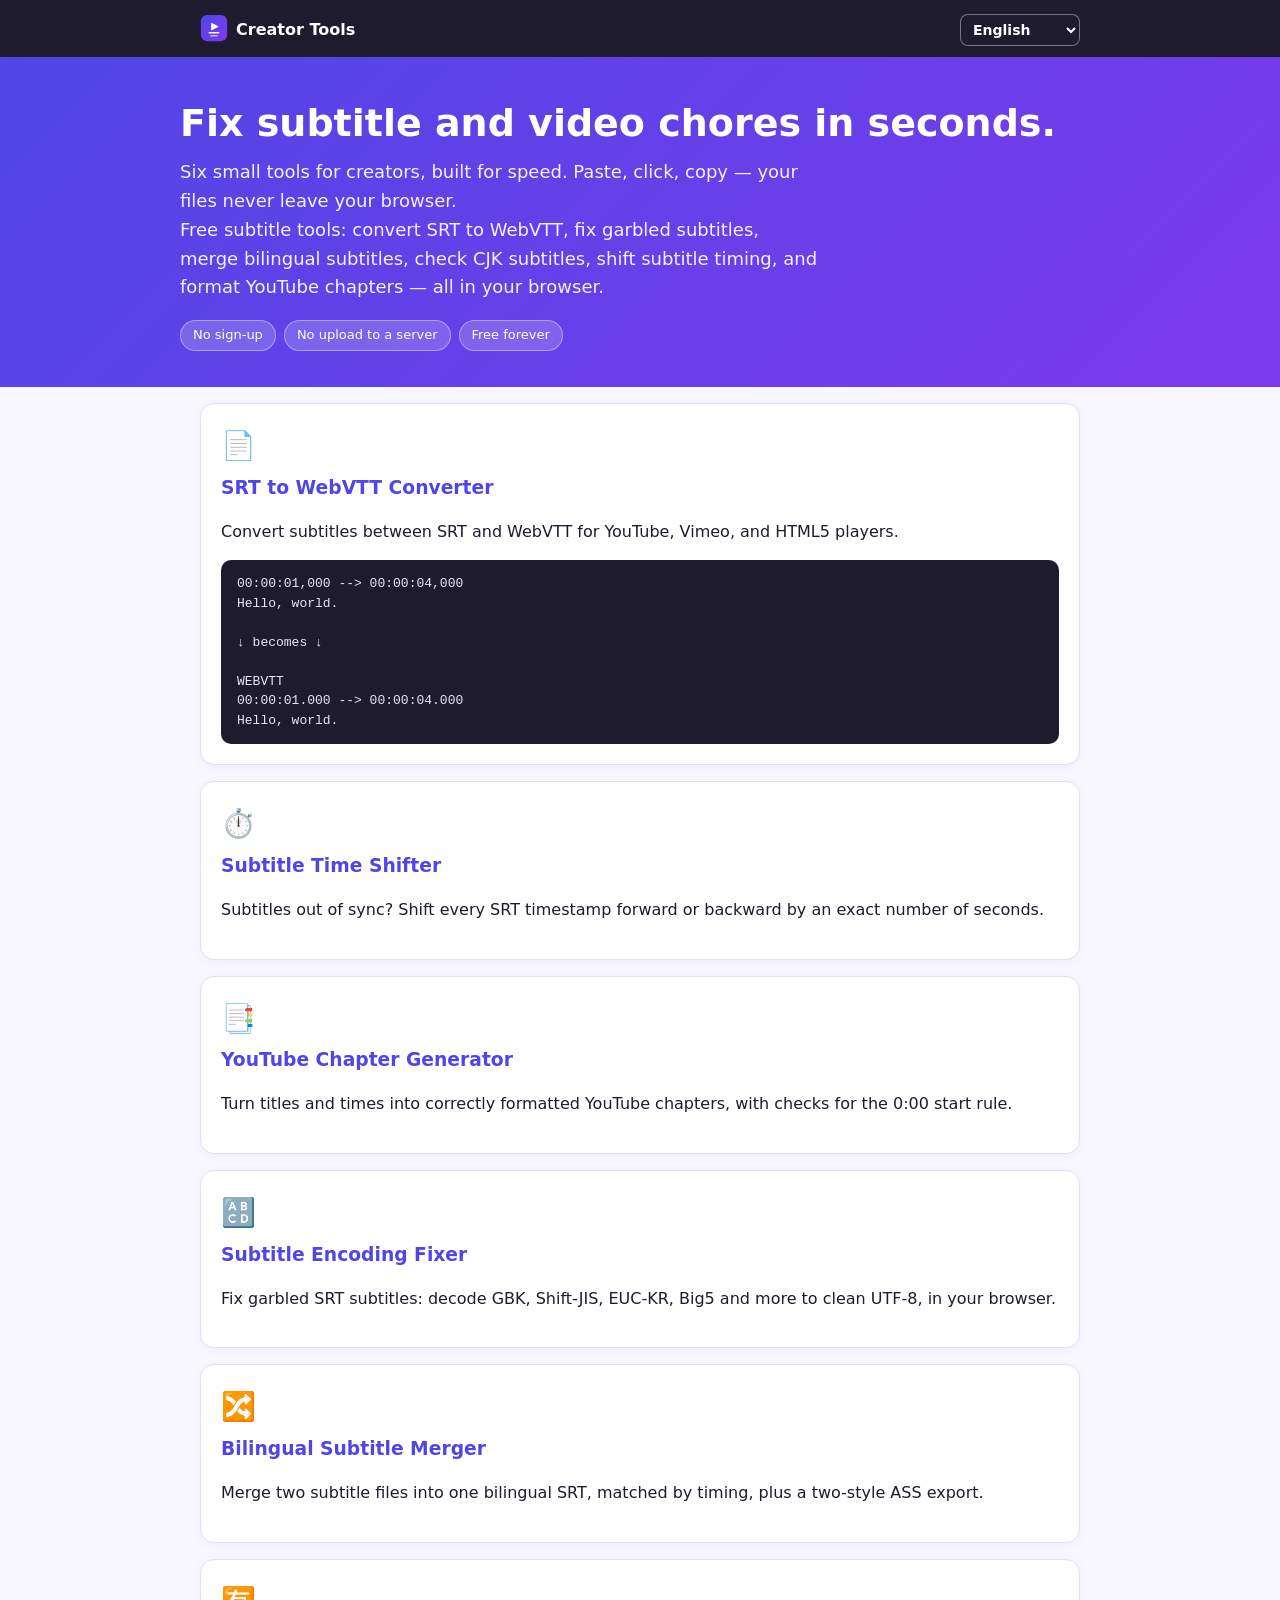
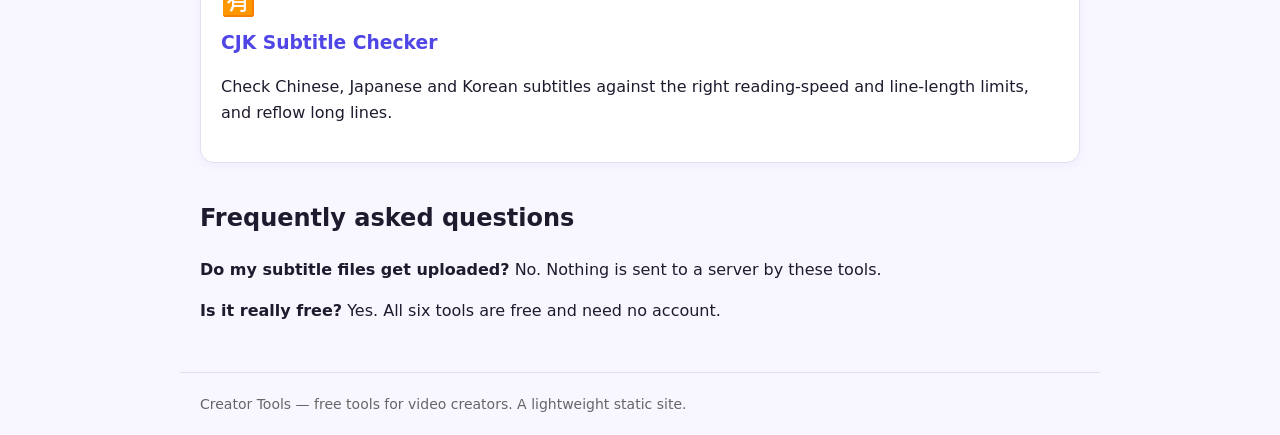
<file: index.html>
<!doctype html><html lang="en"><head><meta charset="utf-8"><meta name="viewport" content="width=device-width,initial-scale=1"><title>Creator Tools — Free Tools for Video Creators</title><meta name="description" content="Free, fast tools for video creators: convert SRT to WebVTT, shift subtitle timing, fix garbled subtitles, merge bilingual subtitles, check CJK subtitles, and generate YouTube chapters. Everything runs in your browser. No sign-up, no uploads to a server."><link rel="canonical" href="https://tools.policegold.buzz/"><meta property="og:title" content="Creator Tools — Free Tools for Video Creators"><meta property="og:description" content="Free, fast tools for video creators: convert SRT to WebVTT, shift subtitle timing, fix garbled subtitles, merge bilingual subtitles, check CJK subtitles, and generate YouTube chapters. Everything runs in your browser. No sign-up, no uploads to a server."><meta property="og:type" content="website"><meta property="og:url" content="https://tools.policegold.buzz/"><meta property="og:image" content="https://tools.policegold.buzz/og-image.png"><meta property="og:image:width" content="1200"><meta property="og:image:height" content="630"><meta property="og:image:alt" content="Creator Tools"><meta name="twitter:card" content="summary_large_image"><meta name="twitter:image" content="https://tools.policegold.buzz/og-image.png"><link rel="stylesheet" href="style.css"><link rel="icon" type="image/svg+xml" href="icon.svg"><link rel="apple-touch-icon" href="icon.svg"></head><body data-page="index"><div class="topbar"><nav><a href="index.html"><img src="icon.svg" class="logo" alt=""><span data-i18n="nav.brand">Creator Tools</span></a><select id="lang-select" class="lang-select" aria-label="Language" data-i18n-aria="lang.label"><option value="en">English</option><option value="zh">简体中文</option><option value="es">Español</option><option value="pt">Português</option><option value="ja">日本語</option></select></nav></div><div class="hero"><div class="hero-inner"><h1 data-i18n="index.hero.title">Fix subtitle and video chores in seconds.</h1><p data-i18n="index.hero.sub">Six small tools for creators, built for speed. Paste, click, copy — your files never leave your browser.</p><p data-i18n="index.hero.sub2">Free subtitle tools: convert SRT to WebVTT, fix garbled subtitles, merge bilingual subtitles, check CJK subtitles, shift subtitle timing, and format YouTube chapters — all in your browser.</p><div class="badges"><span class="badge" data-i18n="index.badge1">No sign-up</span><span class="badge" data-i18n="index.badge2">No upload to a server</span><span class="badge" data-i18n="index.badge3">Free forever</span></div></div></div><main><div class="card"><div class="icon">📄</div><h3><a href="srt-converter.html" data-i18n="index.card.srt.title">SRT to WebVTT Converter</a></h3><p data-i18n="index.card.srt.desc">Convert subtitles between SRT and WebVTT for YouTube, Vimeo, and HTML5 players.</p><div class="demo">00:00:01,000 --&gt; 00:00:04,000<br>Hello, world.<br><br>↓ <span data-i18n="index.demo.becomes">becomes</span> ↓<br><br>WEBVTT<br>00:00:01.000 --&gt; 00:00:04.000<br>Hello, world.</div></div><div class="card"><div class="icon">⏱️</div><h3><a href="subtitle-shifter.html" data-i18n="index.card.shifter.title">Subtitle Time Shifter</a></h3><p data-i18n="index.card.shifter.desc">Subtitles out of sync? Shift every SRT timestamp forward or backward by an exact number of seconds.</p></div><div class="card"><div class="icon">📑</div><h3><a href="chapter-generator.html" data-i18n="index.card.chapter.title">YouTube Chapter Generator</a></h3><p data-i18n="index.card.chapter.desc">Turn titles and times into correctly formatted YouTube chapters, with checks for the 0:00 start rule.</p></div><div class="card"><div class="icon">🔠</div><h3><a href="subtitle-encoding-fixer.html" data-i18n="index.card.encoding.title">Subtitle Encoding Fixer</a></h3><p data-i18n="index.card.encoding.desc">Fix garbled SRT subtitles: decode GBK, Shift-JIS, EUC-KR, Big5 and more to clean UTF-8, in your browser.</p></div><div class="card"><div class="icon">🔀</div><h3><a href="bilingual-subtitle-merger.html" data-i18n="index.card.merger.title">Bilingual Subtitle Merger</a></h3><p data-i18n="index.card.merger.desc">Merge two subtitle files into one bilingual SRT, matched by timing, plus a two-style ASS export.</p></div><div class="card"><div class="icon">🈶</div><h3><a href="cjk-subtitle-checker.html" data-i18n="index.card.cjk.title">CJK Subtitle Checker</a></h3><p data-i18n="index.card.cjk.desc">Check Chinese, Japanese and Korean subtitles against the right reading-speed and line-length limits, and reflow long lines.</p></div><h2 data-i18n="index.faq.title">Frequently asked questions</h2><p><b data-i18n="index.faq.q1">Do my subtitle files get uploaded?</b> <span data-i18n="index.faq.a1">No. Nothing is sent to a server by these tools.</span></p><p><b data-i18n="index.faq.q2">Is it really free?</b> <span data-i18n="index.faq.a2">Yes. All six tools are free and need no account.</span></p></main><footer data-i18n="footer.index">Creator Tools — free tools for video creators. A lightweight static site.</footer><script src="i18n.js"></script><script type="application/ld+json">{"@context":"https://schema.org","@graph":[{"@type":"FAQPage","mainEntity":[{"@type":"Question","name":"Do my subtitle files get uploaded?","acceptedAnswer":{"@type":"Answer","text":"No. Nothing is sent to a server by these tools."}},{"@type":"Question","name":"Is it really free?","acceptedAnswer":{"@type":"Answer","text":"Yes. All six tools are free and need no account."}}]}]}</script></body></html>
</file>
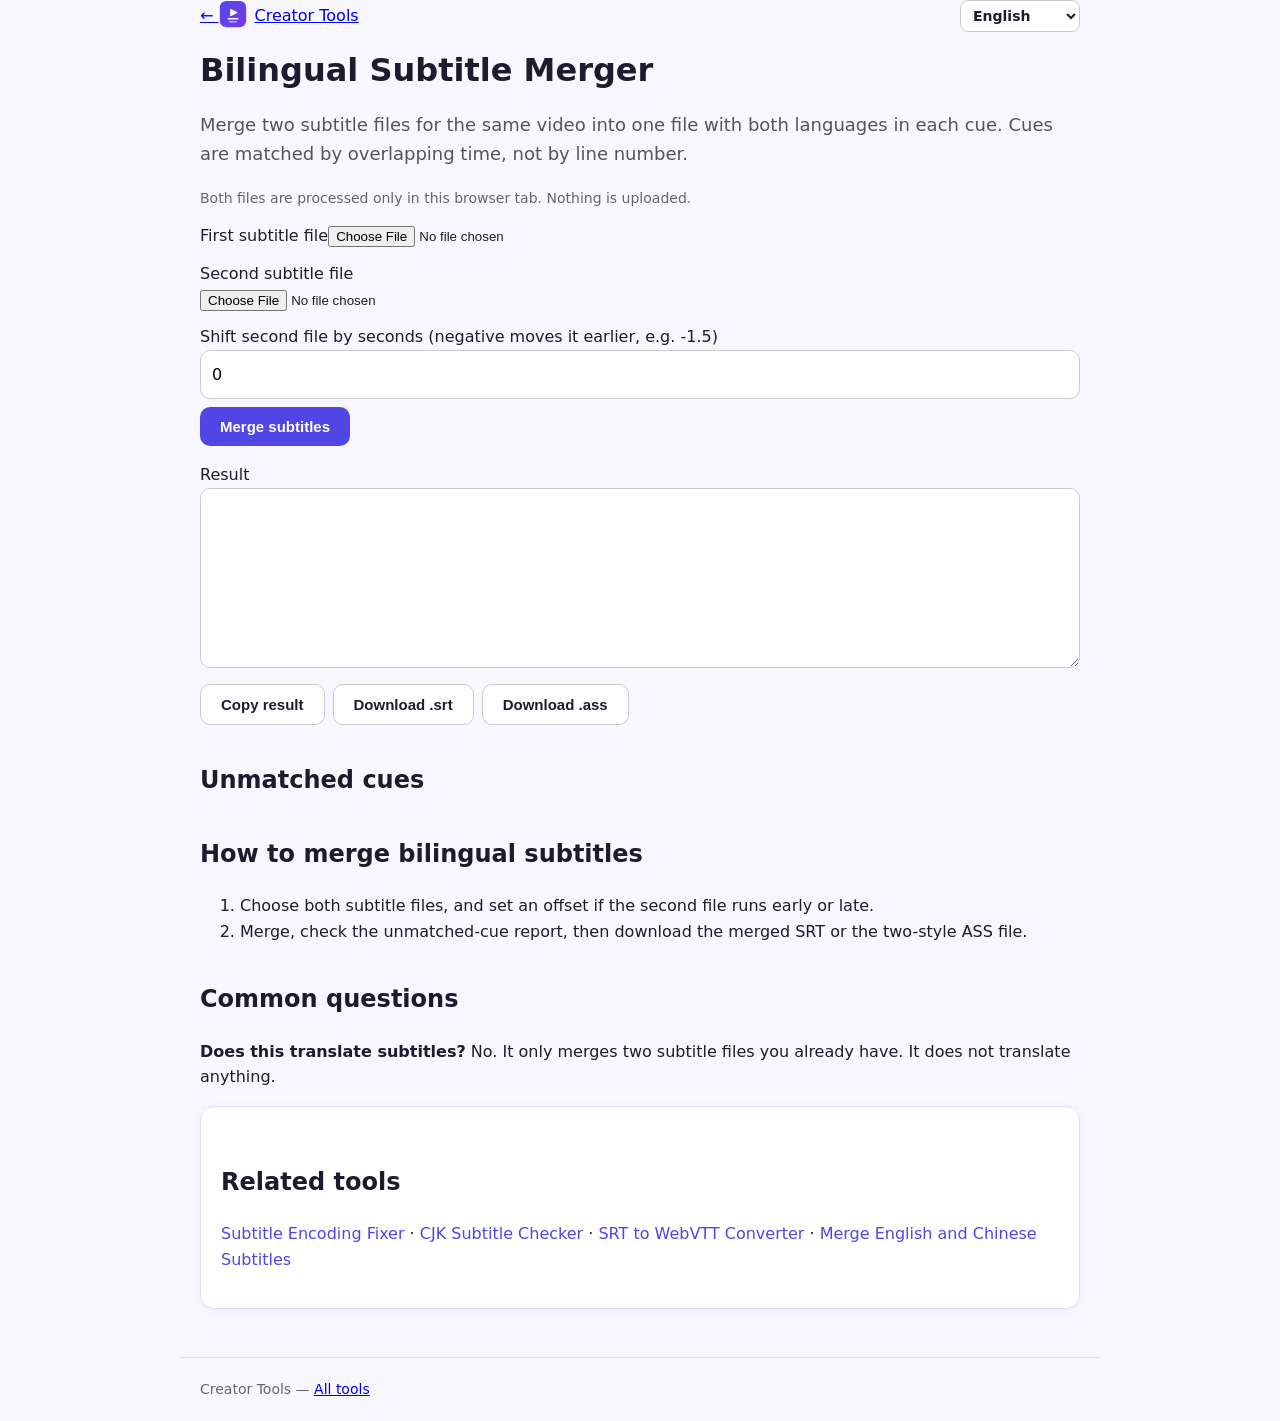
<file: bilingual-subtitle-merger.html>
<!doctype html><html lang="en"><head><meta charset="utf-8"><meta name="viewport" content="width=device-width,initial-scale=1"><title>Bilingual Subtitle Merger — Merge Two SRT Files | Creator Tools</title><meta name="description" content="Merge two subtitle files into one bilingual SRT, matched by overlapping time, with an unmatched-cue report and a two-style ASS export. All in your browser, no upload."><link rel="canonical" href="https://tools.policegold.buzz/bilingual-subtitle-merger.html"><meta property="og:title" content="Bilingual Subtitle Merger — Merge Two SRT Files | Creator Tools"><meta property="og:description" content="Merge two subtitle files into one bilingual SRT, matched by overlapping time, with an unmatched-cue report and a two-style ASS export. All in your browser, no upload."><meta property="og:type" content="website"><meta property="og:url" content="https://tools.policegold.buzz/bilingual-subtitle-merger.html"><meta property="og:image" content="https://tools.policegold.buzz/og-image.png"><meta property="og:image:width" content="1200"><meta property="og:image:height" content="630"><meta property="og:image:alt" content="Creator Tools"><meta name="twitter:card" content="summary_large_image"><meta name="twitter:image" content="https://tools.policegold.buzz/og-image.png"><link rel="stylesheet" href="style.css"><link rel="icon" type="image/svg+xml" href="icon.svg"><link rel="apple-touch-icon" href="icon.svg"></head><body data-page="merge"><header><nav><a href="index.html">← <img src="icon.svg" class="logo" alt=""><span data-i18n="nav.back">Creator Tools</span></a><select id="lang-select" class="lang-select" aria-label="Language" data-i18n-aria="lang.label"><option value="en">English</option><option value="zh">简体中文</option><option value="es">Español</option><option value="pt">Português</option><option value="ja">日本語</option></select></nav><h1 data-i18n="merge.h1">Bilingual Subtitle Merger</h1><p class="lead" data-i18n="merge.lead">Merge two subtitle files for the same video into one file with both languages in each cue. Cues are matched by overlapping time, not by line number.</p><p class="muted" data-i18n="merge.note.local">Both files are processed only in this browser tab. Nothing is uploaded.</p></header><main><label data-i18n="merge.label.file1">First subtitle file</label><input type="file" id="file1" accept=".srt,.vtt,.ass,.txt"><br><label style="display:block;margin-top:12px" data-i18n="merge.label.file2">Second subtitle file</label><input type="file" id="file2" accept=".srt,.vtt,.ass,.txt"><br><label style="display:block;margin-top:12px" data-i18n="merge.label.offset">Shift second file by seconds (negative moves it earlier, e.g. -1.5)</label><input type="number" id="offset" value="0" step="0.1"><br><button onclick="mergeFiles()" data-i18n="merge.btn.merge">Merge subtitles</button><label style="display:block;margin-top:16px" data-i18n="label.result">Result</label><textarea id="out" readonly></textarea><button class="secondary" onclick="copyOut()" data-i18n="btn.copy">Copy result</button><button class="secondary" onclick="downloadSrt()" data-i18n="btn.downloadSrt">Download .srt</button><button class="secondary" onclick="downloadAss()" data-i18n="btn.downloadAss">Download .ass</button><p id="msg" class="ok"></p><h2 data-i18n="merge.label.unmatched">Unmatched cues</h2><div id="unmatched" class="muted"></div><h2 data-i18n="merge.how.title">How to merge bilingual subtitles</h2><ol><li data-i18n="merge.how.li1">Choose both subtitle files, and set an offset if the second file runs early or late.</li><li data-i18n="merge.how.li2">Merge, check the unmatched-cue report, then download the merged SRT or the two-style ASS file.</li></ol><h2 data-i18n="merge.faq.title">Common questions</h2><p><b data-i18n="merge.faq.q1">Does this translate subtitles?</b> <span data-i18n="merge.faq.a1">No. It only merges two subtitle files you already have. It does not translate anything.</span></p><div class="card"><h2 data-i18n="related.title">Related tools</h2><p><a href="subtitle-encoding-fixer.html" data-i18n="related.encoding">Subtitle Encoding Fixer</a> · <a href="cjk-subtitle-checker.html" data-i18n="related.cjk">CJK Subtitle Checker</a> · <a href="srt-converter.html" data-i18n="related.srt">SRT to WebVTT Converter</a> · <a href="merge-english-chinese-subtitles.html">Merge English and Chinese Subtitles</a></p></div></main><footer><span data-i18n="footer.prefix">Creator Tools —</span> <a href="index.html" data-i18n="footer.all">All tools</a></footer><script src="i18n.js"></script><script src="tools-core.js"></script><script>
var mergedSrt = "", mergedAss = "";
function setMsg(txt, isBad) { var m = document.getElementById("msg"); m.textContent = txt; m.className = isBad ? "bad" : "ok"; }
function downloadText(filename, text) { var blob = new Blob([text], { type: "text/plain;charset=utf-8" }); var a = document.createElement("a"); a.href = URL.createObjectURL(blob); a.download = filename; a.click(); URL.revokeObjectURL(a.href); }
async function mergeFiles() {
  var f1 = document.getElementById("file1").files[0], f2 = document.getElementById("file2").files[0];
  if (!f1 || !f2) { setMsg(t("merge.msg.noFiles"), true); return; }
  var offset = parseFloat(document.getElementById("offset").value); if (isNaN(offset)) offset = 0;
  var cuesA = CTCore.parseSrt(await f1.text()), cuesB = CTCore.parseSrt(await f2.text());
  var res = CTCore.mergeSubtitles(cuesA, cuesB, offset);
  mergedSrt = CTCore.serializeSrt(res.cues); mergedAss = CTCore.buildAss(res.cues);
  document.getElementById("out").value = mergedSrt;
  setMsg(t("merge.msg.merged", { n: res.mergedCount }), false);
  var box = document.getElementById("unmatched"); box.innerHTML = "";
  var totalUn = res.unmatchedA.length + res.unmatchedB.length;
  if (totalUn > 0) {
    var head = document.createElement("p"); head.textContent = t("merge.msg.unmatched", { n: totalUn }); box.appendChild(head);
    res.unmatchedA.forEach(function (c) { var p = document.createElement("p"); p.textContent = t("merge.label.file1") + " — " + CTCore.formatTimestamp(c.start, false) + " --> " + CTCore.formatTimestamp(c.end, false) + " " + c.text.split("\n")[0]; box.appendChild(p); });
    res.unmatchedB.forEach(function (c) { var p = document.createElement("p"); p.textContent = t("merge.label.file2") + " — " + CTCore.formatTimestamp(c.start, false) + " --> " + CTCore.formatTimestamp(c.end, false) + " " + c.text.split("\n")[0]; box.appendChild(p); });
  }
}
function copyOut() { var o = document.getElementById("out"); o.select(); document.execCommand("copy"); setMsg(t("msg.copied"), false); }
function downloadSrt() { if (!mergedSrt) { setMsg(t("merge.msg.noFiles"), true); return; } downloadText("merged.srt", mergedSrt); }
function downloadAss() { if (!mergedAss) { setMsg(t("merge.msg.noFiles"), true); return; } downloadText("merged.ass", mergedAss); }
</script><script type="application/ld+json">{"@context":"https://schema.org","@graph":[{"@type":"WebApplication","name":"Bilingual Subtitle Merger","applicationCategory":"Multimedia","operatingSystem":"Web browser","url":"https://tools.policegold.buzz/bilingual-subtitle-merger.html","offers":{"@type":"Offer","price":0,"priceCurrency":"USD"}}]}</script><script type="application/ld+json">{"@context": "https://schema.org", "@type": "FAQPage", "mainEntity": [{"@type": "Question", "name": "Does this translate subtitles?", "acceptedAnswer": {"@type": "Answer", "text": "No. It only merges two subtitle files you already have. It does not translate anything."}}]}</script><script type="application/ld+json">{"@context": "https://schema.org", "@type": "HowTo", "name": "How to merge bilingual subtitles", "step": [{"@type": "HowToStep", "text": "Choose both subtitle files, and set an offset if the second file runs early or late."}, {"@type": "HowToStep", "text": "Merge, check the unmatched-cue report, then download the merged SRT or the two-style ASS file."}]}</script></body></html>
</file>
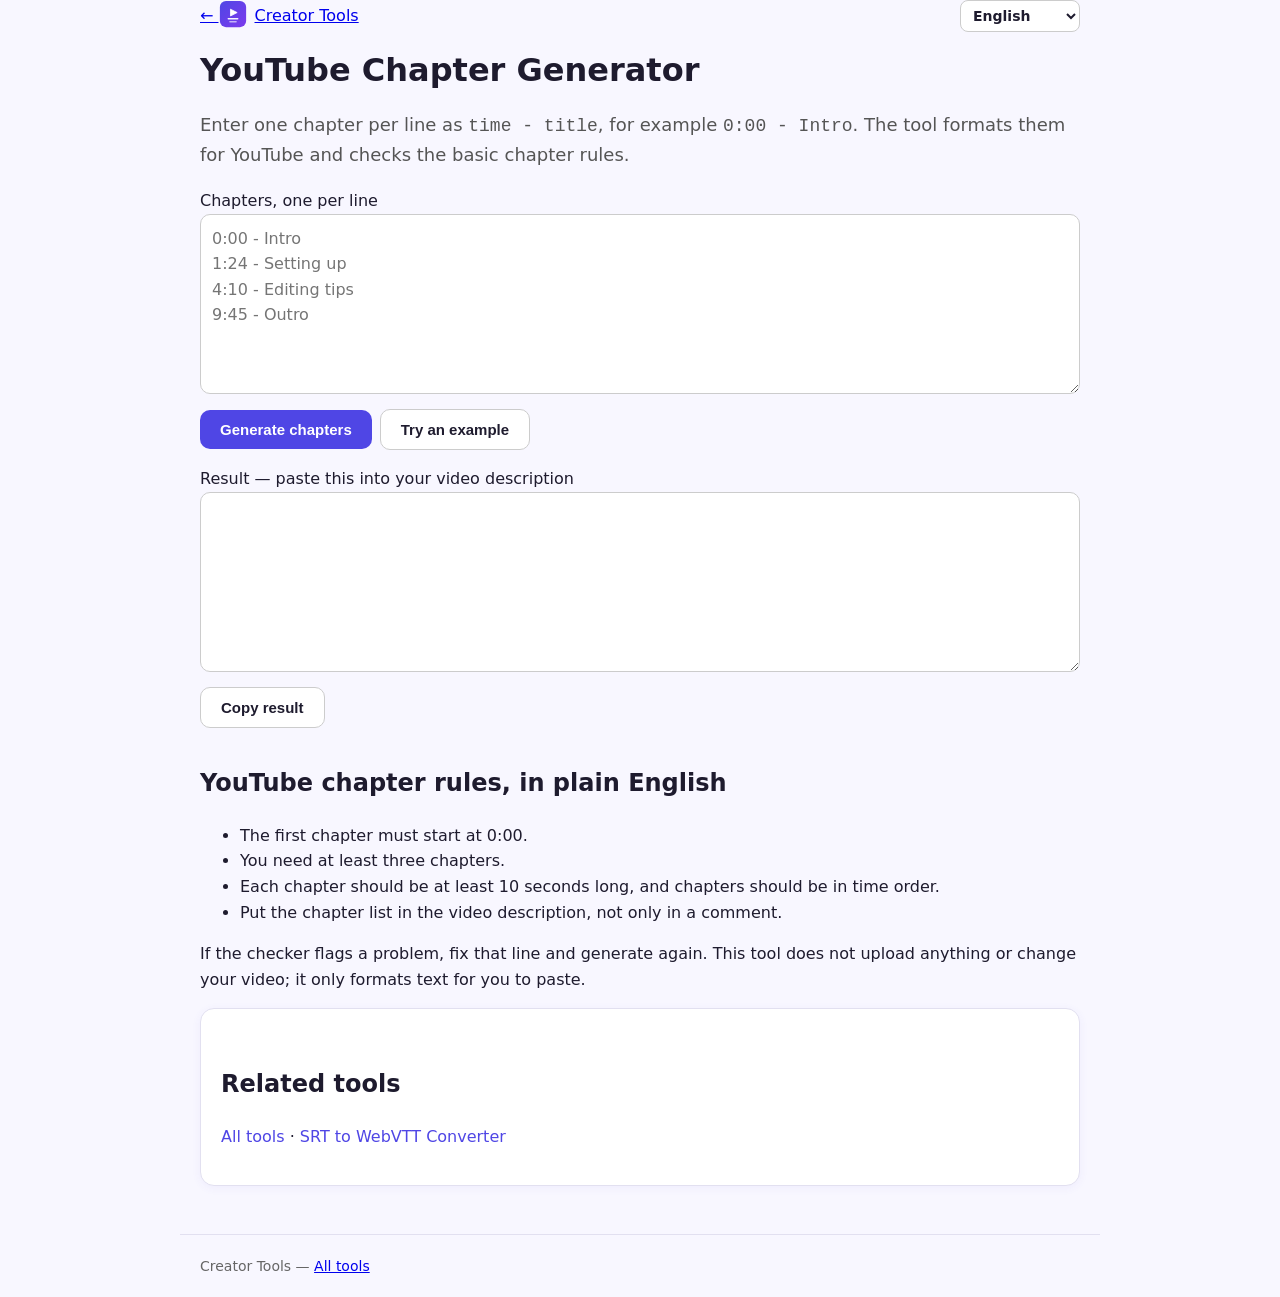
<file: chapter-generator.html>
<!doctype html><html lang="en"><head><meta charset="utf-8"><meta name="viewport" content="width=device-width,initial-scale=1"><title>YouTube Chapter Generator — Format Video Chapters Correctly | Creator Tools</title><meta name="description" content="Generate correctly formatted YouTube video chapters from a list of titles and times. Checks that chapters start at 0:00, with at least three chapters."><link rel="canonical" href="https://tools.policegold.buzz/chapter-generator.html"><meta property="og:title" content="YouTube Chapter Generator — Format Video Chapters Correctly | Creator Tools"><meta property="og:description" content="Generate correctly formatted YouTube video chapters from a list of titles and times. Checks that chapters start at 0:00, with at least three chapters."><meta property="og:type" content="website"><meta property="og:url" content="https://tools.policegold.buzz/chapter-generator.html"><meta property="og:image" content="https://tools.policegold.buzz/og-image.png"><meta property="og:image:width" content="1200"><meta property="og:image:height" content="630"><meta property="og:image:alt" content="Creator Tools"><meta name="twitter:card" content="summary_large_image"><meta name="twitter:image" content="https://tools.policegold.buzz/og-image.png"><link rel="stylesheet" href="style.css"><link rel="icon" type="image/svg+xml" href="icon.svg"><link rel="apple-touch-icon" href="icon.svg"></head><body data-page="chapter"><header><nav><a href="index.html">← <img src="icon.svg" class="logo" alt=""><span data-i18n="nav.back">Creator Tools</span></a><select id="lang-select" class="lang-select" aria-label="Language" data-i18n-aria="lang.label"><option value="en">English</option><option value="zh">简体中文</option><option value="es">Español</option><option value="pt">Português</option><option value="ja">日本語</option></select></nav><h1 data-i18n="chapter.h1">YouTube Chapter Generator</h1><p class="lead" data-i18n-html="chapter.lead">Enter one chapter per line as <code>time - title</code>, for example <code>0:00 - Intro</code>. The tool formats them for YouTube and checks the basic chapter rules.</p></header><main><label data-i18n="chapter.label.input">Chapters, one per line</label><textarea id="in" placeholder="0:00 - Intro&#10;1:24 - Setting up&#10;4:10 - Editing tips&#10;9:45 - Outro"></textarea><button onclick="gen()" data-i18n="chapter.btn.gen">Generate chapters</button><button class="secondary" onclick="loadSample()" data-i18n="btn.sample">Try an example</button><label style="display:block;margin-top:16px" data-i18n="chapter.label.result">Result — paste this into your video description</label><textarea id="out" readonly></textarea><button class="secondary" onclick="copyOut()" data-i18n="btn.copy">Copy result</button><p id="msg"></p><h2 data-i18n="chapter.rules.title">YouTube chapter rules, in plain English</h2><ul><li data-i18n="chapter.rules.li1">The first chapter must start at 0:00.</li><li data-i18n="chapter.rules.li2">You need at least three chapters.</li><li data-i18n="chapter.rules.li3">Each chapter should be at least 10 seconds long, and chapters should be in time order.</li><li data-i18n="chapter.rules.li4">Put the chapter list in the video description, not only in a comment.</li></ul><p data-i18n="chapter.rules.note">If the checker flags a problem, fix that line and generate again. This tool does not upload anything or change your video; it only formats text for you to paste.</p><div class="card"><h2 data-i18n="related.title">Related tools</h2><p><a href="index.html" data-i18n="footer.all">All tools</a> · <a href="srt-converter.html" data-i18n="related.srt">SRT to WebVTT Converter</a></p></div></main><footer><span data-i18n="footer.prefix">Creator Tools —</span> <a href="index.html" data-i18n="footer.all">All tools</a></footer><script src="i18n.js"></script><script>
function loadSample(){document.getElementById('in').value="0:00 - Intro\n1:24 - Setting up\n4:10 - Editing tips\n9:45 - Outro";document.getElementById('msg').textContent="";}
function toSec(ts){let p=ts.trim().split(':').map(Number);if(p.some(isNaN))return null;if(p.length===2)return p[0]*60+p[1];if(p.length===3)return p[0]*3600+p[1]*60+p[2];return null}
function gen(){let lines=document.getElementById('in').value.split(/\r?\n/).map(s=>s.trim()).filter(Boolean);let msg=document.getElementById('msg');if(lines.length<3){msg.className='bad';msg.textContent=t('chapter.msg.min');return}let rows=[];for(let line of lines){let m=line.match(/^(.+?)\s*[-–]\s*(.+)$/);if(!m){msg.className='bad';msg.textContent=t('chapter.msg.parse',{v:line});return}let sec=toSec(m[1]);if(sec===null){msg.className='bad';msg.textContent=t('chapter.msg.badTime',{v:m[1]});return}rows.push({t:m[1].trim(),title:m[2].trim(),sec})}if(rows[0].sec!==0){msg.className='bad';msg.textContent=t('chapter.msg.first');return}for(let i=1;i<rows.length;i++){if(rows[i].sec<=rows[i-1].sec){msg.className='bad';msg.textContent=t('chapter.msg.order');return}if(rows[i].sec-rows[i-1].sec<10){msg.className='bad';msg.textContent=t('chapter.msg.warn',{v:rows[i].title});return}}document.getElementById('out').value=rows.map(r=>r.t+' '+r.title).join('\n');msg.className='ok';msg.textContent=t('chapter.msg.ok',{n:rows.length})}
function copyOut(){let o=document.getElementById('out');o.select();document.execCommand('copy');document.getElementById('msg').textContent=t('msg.copied')}
</script><script type="application/ld+json">{"@context":"https://schema.org","@graph":[{"@type":"WebApplication","name":"YouTube Chapter Generator","applicationCategory":"Multimedia","operatingSystem":"Web browser","url":"https://tools.policegold.buzz/chapter-generator.html","offers":{"@type":"Offer","price":0,"priceCurrency":"USD"}}]}</script></body></html>
</file>
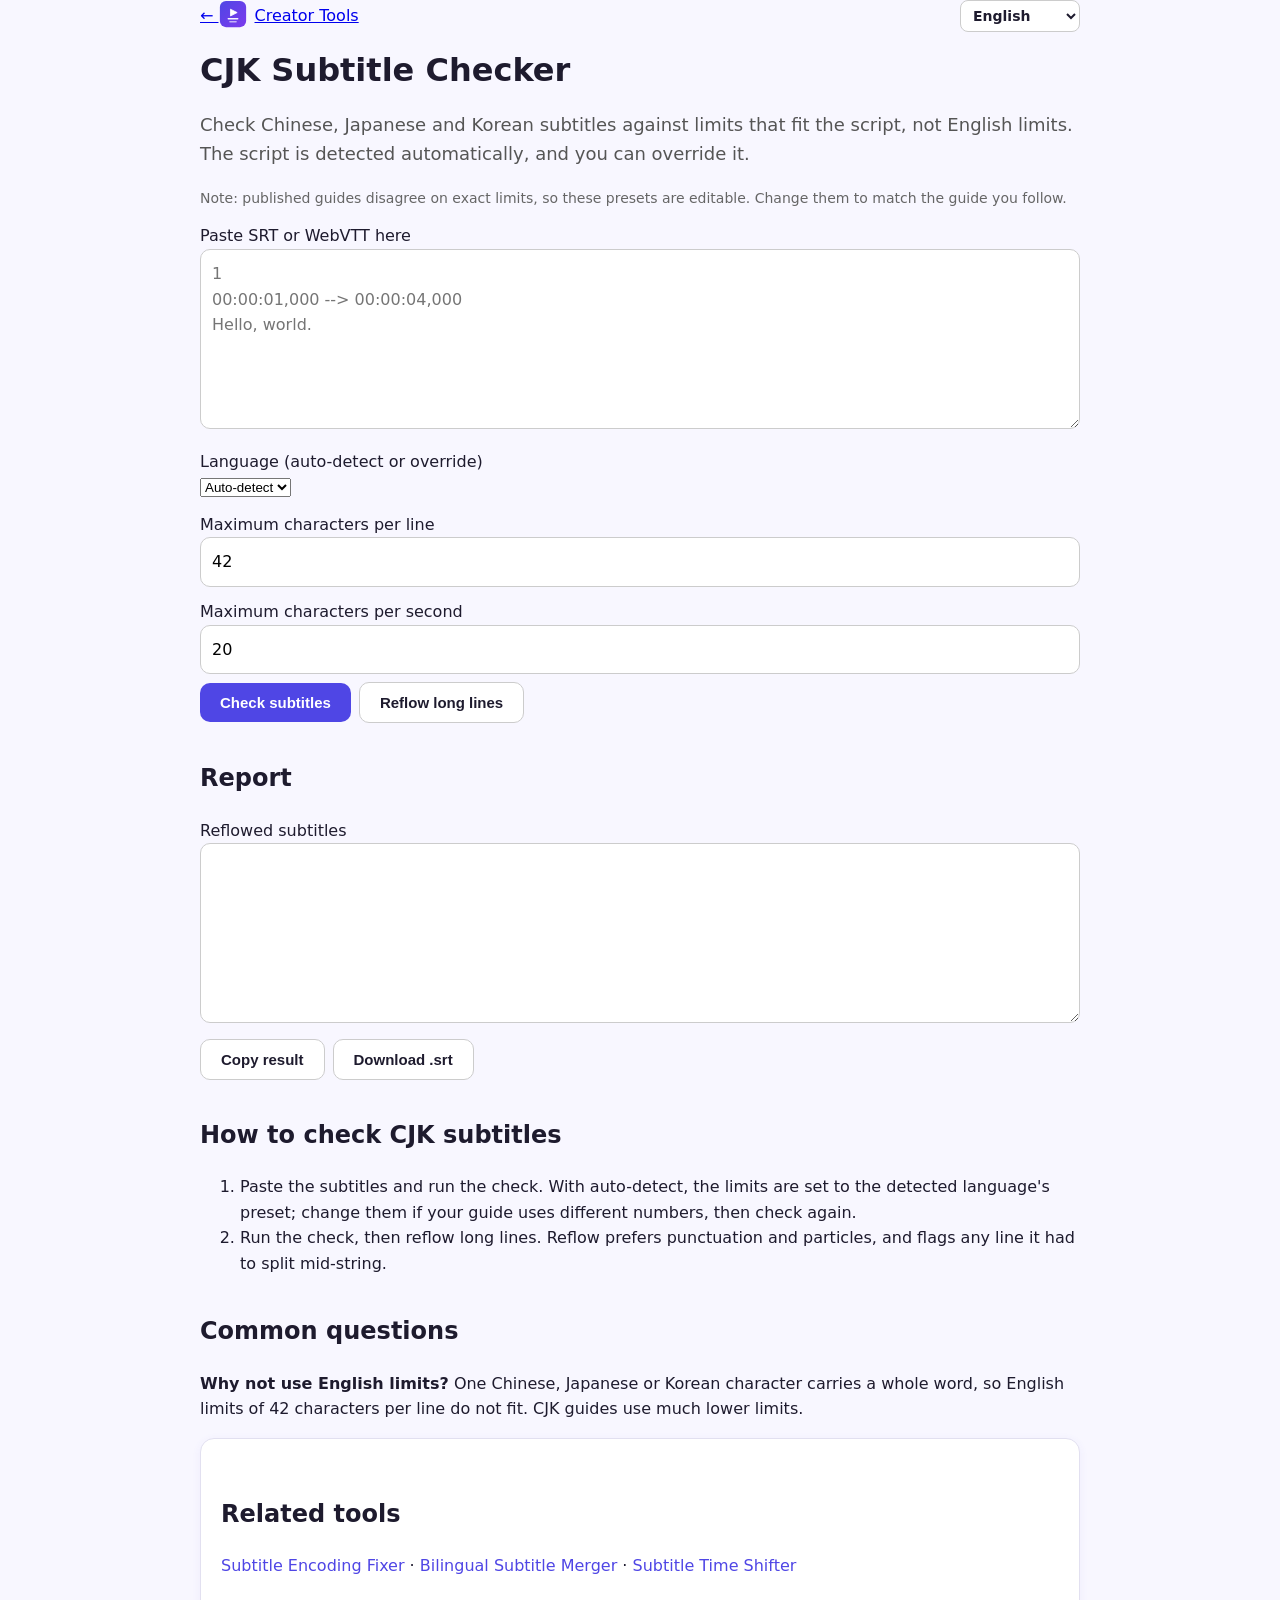
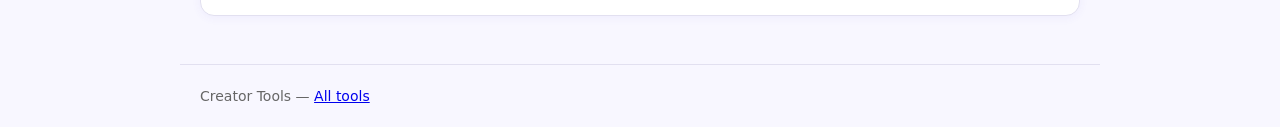
<file: cjk-subtitle-checker.html>
<!doctype html><html lang="en"><head><meta charset="utf-8"><meta name="viewport" content="width=device-width,initial-scale=1"><title>CJK Subtitle Checker — Chinese, Japanese and Korean Subtitle QC | Creator Tools</title><meta name="description" content="Check Chinese, Japanese and Korean subtitles for line length and reading speed, with editable presets and CJK-aware line reflow. All in your browser, no upload."><link rel="canonical" href="https://tools.policegold.buzz/cjk-subtitle-checker.html"><meta property="og:title" content="CJK Subtitle Checker — Chinese, Japanese and Korean Subtitle QC | Creator Tools"><meta property="og:description" content="Check Chinese, Japanese and Korean subtitles for line length and reading speed, with editable presets and CJK-aware line reflow. All in your browser, no upload."><meta property="og:type" content="website"><meta property="og:url" content="https://tools.policegold.buzz/cjk-subtitle-checker.html"><meta property="og:image" content="https://tools.policegold.buzz/og-image.png"><meta property="og:image:width" content="1200"><meta property="og:image:height" content="630"><meta property="og:image:alt" content="Creator Tools"><meta name="twitter:card" content="summary_large_image"><meta name="twitter:image" content="https://tools.policegold.buzz/og-image.png"><link rel="stylesheet" href="style.css"><link rel="icon" type="image/svg+xml" href="icon.svg"><link rel="apple-touch-icon" href="icon.svg"></head><body data-page="cjk"><header><nav><a href="index.html">← <img src="icon.svg" class="logo" alt=""><span data-i18n="nav.back">Creator Tools</span></a><select id="lang-select" class="lang-select" aria-label="Language" data-i18n-aria="lang.label"><option value="en">English</option><option value="zh">简体中文</option><option value="es">Español</option><option value="pt">Português</option><option value="ja">日本語</option></select></nav><h1 data-i18n="cjk.h1">CJK Subtitle Checker</h1><p class="lead" data-i18n="cjk.lead">Check Chinese, Japanese and Korean subtitles against limits that fit the script, not English limits. The script is detected automatically, and you can override it.</p><p class="muted" data-i18n="cjk.note.presets">Note: published guides disagree on exact limits, so these presets are editable. Change them to match the guide you follow.</p></header><main><label data-i18n="cjk.label.input">Paste SRT or WebVTT here</label><textarea id="in" placeholder="1&#10;00:00:01,000 --> 00:00:04,000&#10;Hello, world."></textarea><label style="display:block;margin-top:12px" data-i18n="cjk.label.lang">Language (auto-detect or override)</label><select id="langOverride" onchange="applyPreset()"><option value="auto" data-i18n="cjk.label.auto">Auto-detect</option><option value="en">English</option><option value="zh">简体中文</option><option value="ja">日本語</option><option value="ko">한국어</option></select><label style="display:block;margin-top:12px" data-i18n="cjk.label.maxChars">Maximum characters per line</label><input type="number" id="maxChars" value="42" min="1"><label style="display:block;margin-top:12px" data-i18n="cjk.label.maxCps">Maximum characters per second</label><input type="number" id="maxCps" value="20" min="0.1" step="0.1"><br><button onclick="checkSubs()" data-i18n="cjk.btn.check">Check subtitles</button><button class="secondary" onclick="fixSubs()" data-i18n="cjk.btn.fix">Reflow long lines</button><p id="msg" class="ok"></p><h2 data-i18n="cjk.label.report">Report</h2><div id="report" class="muted"></div><label style="display:block;margin-top:16px" data-i18n="cjk.label.fixed">Reflowed subtitles</label><textarea id="out" readonly></textarea><button class="secondary" onclick="copyOut()" data-i18n="btn.copy">Copy result</button><button class="secondary" onclick="downloadOut()" data-i18n="btn.downloadSrt">Download .srt</button><h2 data-i18n="cjk.how.title">How to check CJK subtitles</h2><ol><li data-i18n="cjk.how.li1">Paste the subtitles and run the check. With auto-detect, the limits are set to the detected language's preset; change them if your guide uses different numbers, then check again.</li><li data-i18n="cjk.how.li2">Run the check, then reflow long lines. Reflow prefers punctuation and particles, and flags any line it had to split mid-string.</li></ol><h2 data-i18n="cjk.faq.title">Common questions</h2><p><b data-i18n="cjk.faq.q1">Why not use English limits?</b> <span data-i18n="cjk.faq.a1">One Chinese, Japanese or Korean character carries a whole word, so English limits of 42 characters per line do not fit. CJK guides use much lower limits.</span></p><div class="card"><h2 data-i18n="related.title">Related tools</h2><p><a href="subtitle-encoding-fixer.html" data-i18n="related.encoding">Subtitle Encoding Fixer</a> · <a href="bilingual-subtitle-merger.html" data-i18n="related.merger">Bilingual Subtitle Merger</a> · <a href="subtitle-shifter.html" data-i18n="related.shifter">Subtitle Time Shifter</a></p></div></main><footer><span data-i18n="footer.prefix">Creator Tools —</span> <a href="index.html" data-i18n="footer.all">All tools</a></footer><script src="i18n.js"></script><script src="tools-core.js"></script><script>
var PRESETS = { en: { maxChars: 42, maxCps: 20 }, zh: { maxChars: 16, maxCps: 9 }, ja: { maxChars: 13, maxCps: 4 }, ko: { maxChars: 16, maxCps: 11 } };
function setMsg(txt, isBad) { var m = document.getElementById("msg"); m.textContent = txt; m.className = isBad ? "bad" : "ok"; }
function getPreset() { return { maxChars: parseInt(document.getElementById("maxChars").value, 10) || 42, maxCps: parseFloat(document.getElementById("maxCps").value) || 20 }; }
function applyPreset() { var v = document.getElementById("langOverride").value; if (v !== "auto" && PRESETS[v]) { document.getElementById("maxChars").value = PRESETS[v].maxChars; document.getElementById("maxCps").value = PRESETS[v].maxCps; } }
function getCues() { var txt = document.getElementById("in").value.trim(); if (!txt) return null; var cues = CTCore.parseSrt(txt); return cues.length ? cues : null; }
function renderReport(issues) { var box = document.getElementById("report"); box.innerHTML = ""; issues.forEach(function (iss) { var p = document.createElement("p"); if (iss.type === "tooLong") p.textContent = t("cjk.report.tooLong", { n: iss.cue, c: iss.chars, l: iss.limit }); else p.textContent = t("cjk.report.tooFast", { n: iss.cue, c: iss.cps, l: iss.limit }); box.appendChild(p); }); }
function checkSubs() {
  var cues = getCues(); if (!cues) { setMsg(t("cjk.msg.empty"), true); return; }
  var ov = document.getElementById("langOverride").value;
  if (ov === "auto") { var det = CTCore.detectScript(document.getElementById("in").value); if (PRESETS[det]) { document.getElementById("maxChars").value = PRESETS[det].maxChars; document.getElementById("maxCps").value = PRESETS[det].maxCps; } }
  var issues = CTCore.checkSubtitles(cues, getPreset());
  renderReport(issues);
  if (!issues.length) setMsg(t("cjk.msg.ok"), false); else setMsg(t("cjk.msg.issues", { n: issues.length }), true);
}
function fixSubs() {
  var cues = getCues(); if (!cues) { setMsg(t("cjk.msg.empty"), true); return; }
  var ov = document.getElementById("langOverride").value;
  if (ov === "auto") { var det = CTCore.detectScript(document.getElementById("in").value); if (PRESETS[det]) document.getElementById("maxChars").value = PRESETS[det].maxChars; }
  var preset = getPreset();
  var fixed = CTCore.reflowSubtitles(cues, preset.maxChars);
  var changed = 0; fixed.forEach(function (f, i) { if (f.text !== cues[i].text) changed++; });
  document.getElementById("out").value = CTCore.serializeSrt(fixed);
  var box = document.getElementById("report");
  fixed.forEach(function (f, i) { if (f.hardBreaks > 0) { var p = document.createElement("p"); p.textContent = t("cjk.report.hardBreak", { n: i + 1 }); box.appendChild(p); } });
  setMsg(t("cjk.msg.fixed", { n: changed }), false);
}
function copyOut() { var o = document.getElementById("out"); o.select(); document.execCommand("copy"); setMsg(t("msg.copied"), false); }
function downloadOut() { var v = document.getElementById("out").value; if (!v.trim()) { setMsg(t("cjk.msg.empty"), true); return; } var blob = new Blob([v], { type: "text/plain;charset=utf-8" }); var a = document.createElement("a"); a.href = URL.createObjectURL(blob); a.download = "checked.srt"; a.click(); URL.revokeObjectURL(a.href); }
</script><script type="application/ld+json">{"@context":"https://schema.org","@graph":[{"@type":"WebApplication","name":"CJK Subtitle Checker","applicationCategory":"Multimedia","operatingSystem":"Web browser","url":"https://tools.policegold.buzz/cjk-subtitle-checker.html","offers":{"@type":"Offer","price":0,"priceCurrency":"USD"}}]}</script><script type="application/ld+json">{"@context": "https://schema.org", "@type": "FAQPage", "mainEntity": [{"@type": "Question", "name": "Why not use English limits?", "acceptedAnswer": {"@type": "Answer", "text": "One Chinese, Japanese or Korean character carries a whole word, so English limits of 42 characters per line do not fit. CJK guides use much lower limits."}}]}</script><script type="application/ld+json">{"@context": "https://schema.org", "@type": "HowTo", "name": "How to check CJK subtitles", "step": [{"@type": "HowToStep", "text": "Paste the subtitles and run the check. With auto-detect, the limits are set to the detected language's preset; change them if your guide uses different numbers, then check again."}, {"@type": "HowToStep", "text": "Run the check, then reflow long lines. Reflow prefers punctuation and particles, and flags any line it had to split mid-string."}]}</script></body></html>
</file>
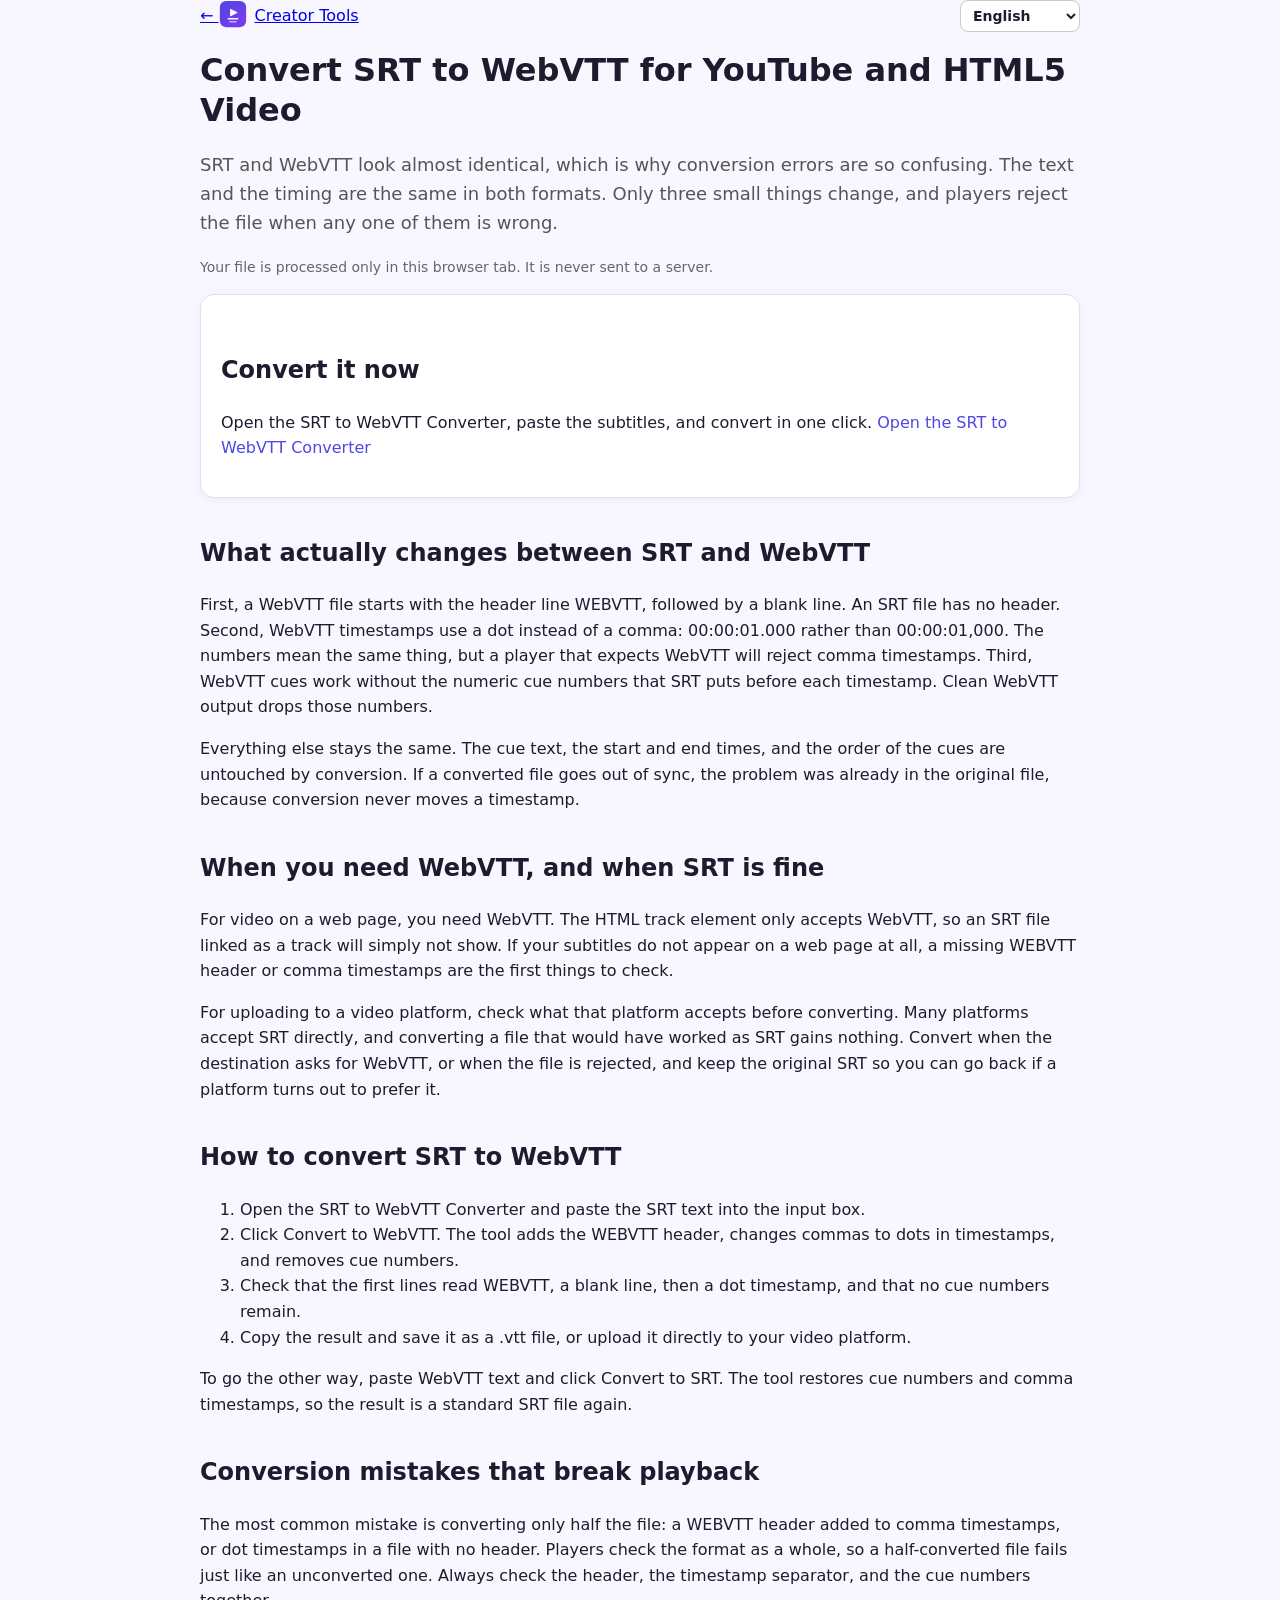
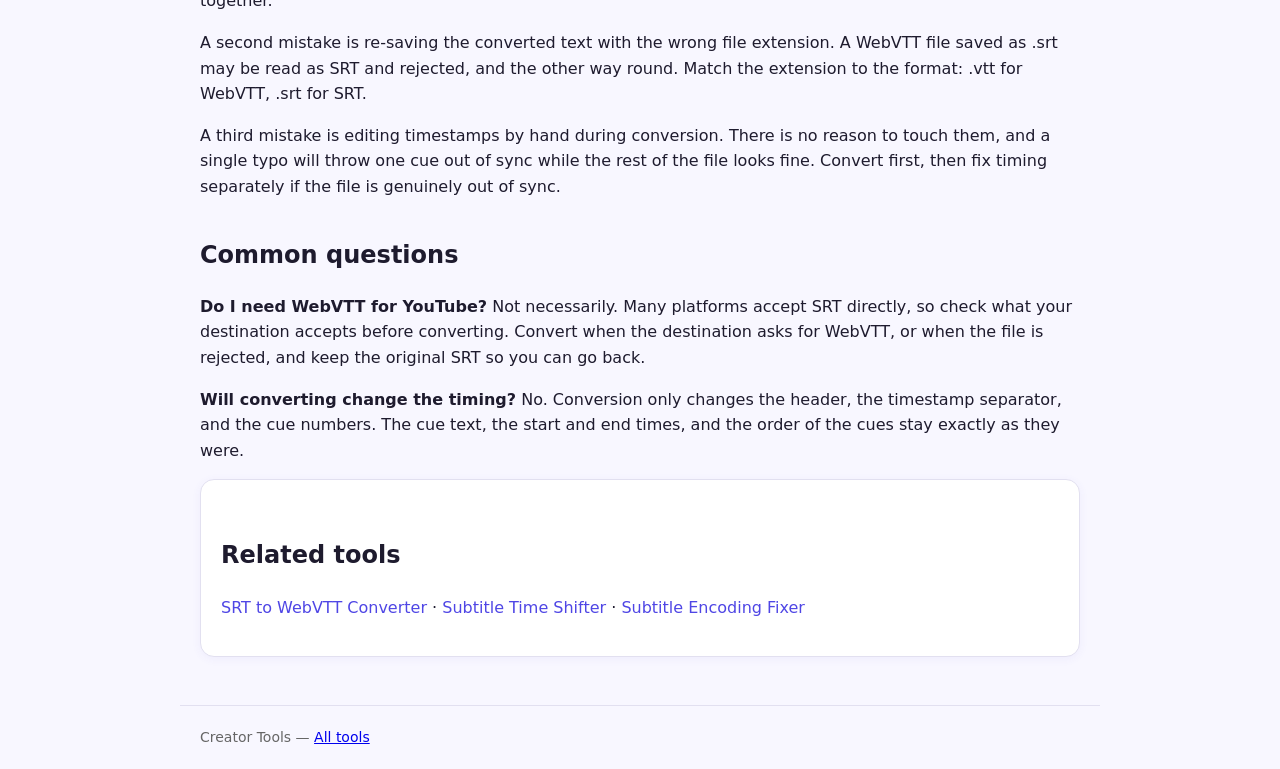
<file: convert-srt-to-webvtt.html>
<!doctype html><html lang="en"><head><meta charset="utf-8"><meta name="viewport" content="width=device-width,initial-scale=1"><title>Convert SRT to WebVTT for YouTube and HTML5 Video | Creator Tools</title><meta name="description" content="SRT and WebVTT look almost identical, but players are picky about the differences. Learn what actually changes in conversion, when you need WebVTT at all, and how to convert without breaking the timestamps."><link rel="canonical" href="https://tools.policegold.buzz/convert-srt-to-webvtt.html"><meta property="og:title" content="Convert SRT to WebVTT for YouTube and HTML5 Video | Creator Tools"><meta property="og:description" content="SRT and WebVTT look almost identical, but players are picky about the differences. Learn what actually changes in conversion, when you need WebVTT at all, and how to convert without breaking the timestamps."><meta property="og:type" content="website"><meta property="og:url" content="https://tools.policegold.buzz/convert-srt-to-webvtt.html"><meta property="og:image" content="https://tools.policegold.buzz/og-image.png"><meta property="og:image:width" content="1200"><meta property="og:image:height" content="630"><meta property="og:image:alt" content="Creator Tools"><meta name="twitter:card" content="summary_large_image"><meta name="twitter:image" content="https://tools.policegold.buzz/og-image.png"><link rel="stylesheet" href="style.css"><link rel="icon" type="image/svg+xml" href="icon.svg"><link rel="apple-touch-icon" href="icon.svg"></head><body><header><nav><a href="index.html">← <img src="icon.svg" class="logo" alt=""><span data-i18n="nav.back">Creator Tools</span></a><select id="lang-select" class="lang-select" aria-label="Language" data-i18n-aria="lang.label"><option value="en">English</option><option value="zh">简体中文</option><option value="es">Español</option><option value="pt">Português</option><option value="ja">日本語</option></select></nav><h1>Convert SRT to WebVTT for YouTube and HTML5 Video</h1><p class="lead">SRT and WebVTT look almost identical, which is why conversion errors are so confusing. The text and the timing are the same in both formats. Only three small things change, and players reject the file when any one of them is wrong.</p><p class="muted">Your file is processed only in this browser tab. It is never sent to a server.</p></header><main><div class="card"><h2>Convert it now</h2><p>Open the SRT to WebVTT Converter, paste the subtitles, and convert in one click. <a href="srt-converter.html">Open the SRT to WebVTT Converter</a></p></div><h2>What actually changes between SRT and WebVTT</h2><p>First, a WebVTT file starts with the header line WEBVTT, followed by a blank line. An SRT file has no header. Second, WebVTT timestamps use a dot instead of a comma: 00:00:01.000 rather than 00:00:01,000. The numbers mean the same thing, but a player that expects WebVTT will reject comma timestamps. Third, WebVTT cues work without the numeric cue numbers that SRT puts before each timestamp. Clean WebVTT output drops those numbers.</p><p>Everything else stays the same. The cue text, the start and end times, and the order of the cues are untouched by conversion. If a converted file goes out of sync, the problem was already in the original file, because conversion never moves a timestamp.</p><h2>When you need WebVTT, and when SRT is fine</h2><p>For video on a web page, you need WebVTT. The HTML track element only accepts WebVTT, so an SRT file linked as a track will simply not show. If your subtitles do not appear on a web page at all, a missing WEBVTT header or comma timestamps are the first things to check.</p><p>For uploading to a video platform, check what that platform accepts before converting. Many platforms accept SRT directly, and converting a file that would have worked as SRT gains nothing. Convert when the destination asks for WebVTT, or when the file is rejected, and keep the original SRT so you can go back if a platform turns out to prefer it.</p><h2>How to convert SRT to WebVTT</h2><ol><li>Open the SRT to WebVTT Converter and paste the SRT text into the input box.</li><li>Click Convert to WebVTT. The tool adds the WEBVTT header, changes commas to dots in timestamps, and removes cue numbers.</li><li>Check that the first lines read WEBVTT, a blank line, then a dot timestamp, and that no cue numbers remain.</li><li>Copy the result and save it as a .vtt file, or upload it directly to your video platform.</li></ol><p>To go the other way, paste WebVTT text and click Convert to SRT. The tool restores cue numbers and comma timestamps, so the result is a standard SRT file again.</p><h2>Conversion mistakes that break playback</h2><p>The most common mistake is converting only half the file: a WEBVTT header added to comma timestamps, or dot timestamps in a file with no header. Players check the format as a whole, so a half-converted file fails just like an unconverted one. Always check the header, the timestamp separator, and the cue numbers together.</p><p>A second mistake is re-saving the converted text with the wrong file extension. A WebVTT file saved as .srt may be read as SRT and rejected, and the other way round. Match the extension to the format: .vtt for WebVTT, .srt for SRT.</p><p>A third mistake is editing timestamps by hand during conversion. There is no reason to touch them, and a single typo will throw one cue out of sync while the rest of the file looks fine. Convert first, then fix timing separately if the file is genuinely out of sync.</p><h2>Common questions</h2><p><b>Do I need WebVTT for YouTube?</b> <span>Not necessarily. Many platforms accept SRT directly, so check what your destination accepts before converting. Convert when the destination asks for WebVTT, or when the file is rejected, and keep the original SRT so you can go back.</span></p><p><b>Will converting change the timing?</b> <span>No. Conversion only changes the header, the timestamp separator, and the cue numbers. The cue text, the start and end times, and the order of the cues stay exactly as they were.</span></p><div class="card"><h2 data-i18n="related.title">Related tools</h2><p><a href="srt-converter.html">SRT to WebVTT Converter</a> · <a href="subtitle-shifter.html" data-i18n="related.shifter">Subtitle Time Shifter</a> · <a href="subtitle-encoding-fixer.html" data-i18n="related.encoding">Subtitle Encoding Fixer</a></p></div></main><footer><span data-i18n="footer.prefix">Creator Tools —</span> <a href="index.html" data-i18n="footer.all">All tools</a></footer><script src="i18n.js"></script><script type="application/ld+json">{"@context":"https://schema.org","@graph":[{"@type":"Article","headline":"Convert SRT to WebVTT for YouTube and HTML5 Video","inLanguage":"en","url":"https://tools.policegold.buzz/convert-srt-to-webvtt.html"}]}</script><script type="application/ld+json">{"@context": "https://schema.org", "@type": "FAQPage", "mainEntity": [{"@type": "Question", "name": "Do I need WebVTT for YouTube?", "acceptedAnswer": {"@type": "Answer", "text": "Not necessarily. Many platforms accept SRT directly, so check what your destination accepts before converting. Convert when the destination asks for WebVTT, or when the file is rejected, and keep the original SRT so you can go back."}}, {"@type": "Question", "name": "Will converting change the timing?", "acceptedAnswer": {"@type": "Answer", "text": "No. Conversion only changes the header, the timestamp separator, and the cue numbers. The cue text, the start and end times, and the order of the cues stay exactly as they were."}}]}</script><script type="application/ld+json">{"@context": "https://schema.org", "@type": "HowTo", "name": "How to convert SRT to WebVTT", "step": [{"@type": "HowToStep", "text": "Open the SRT to WebVTT Converter and paste the SRT text into the input box."}, {"@type": "HowToStep", "text": "Click Convert to WebVTT. The tool adds the WEBVTT header, changes commas to dots in timestamps, and removes cue numbers."}, {"@type": "HowToStep", "text": "Check that the first lines read WEBVTT, a blank line, then a dot timestamp, and that no cue numbers remain."}, {"@type": "HowToStep", "text": "Copy the result and save it as a .vtt file, or upload it directly to your video platform."}]}</script></body></html>
</file>
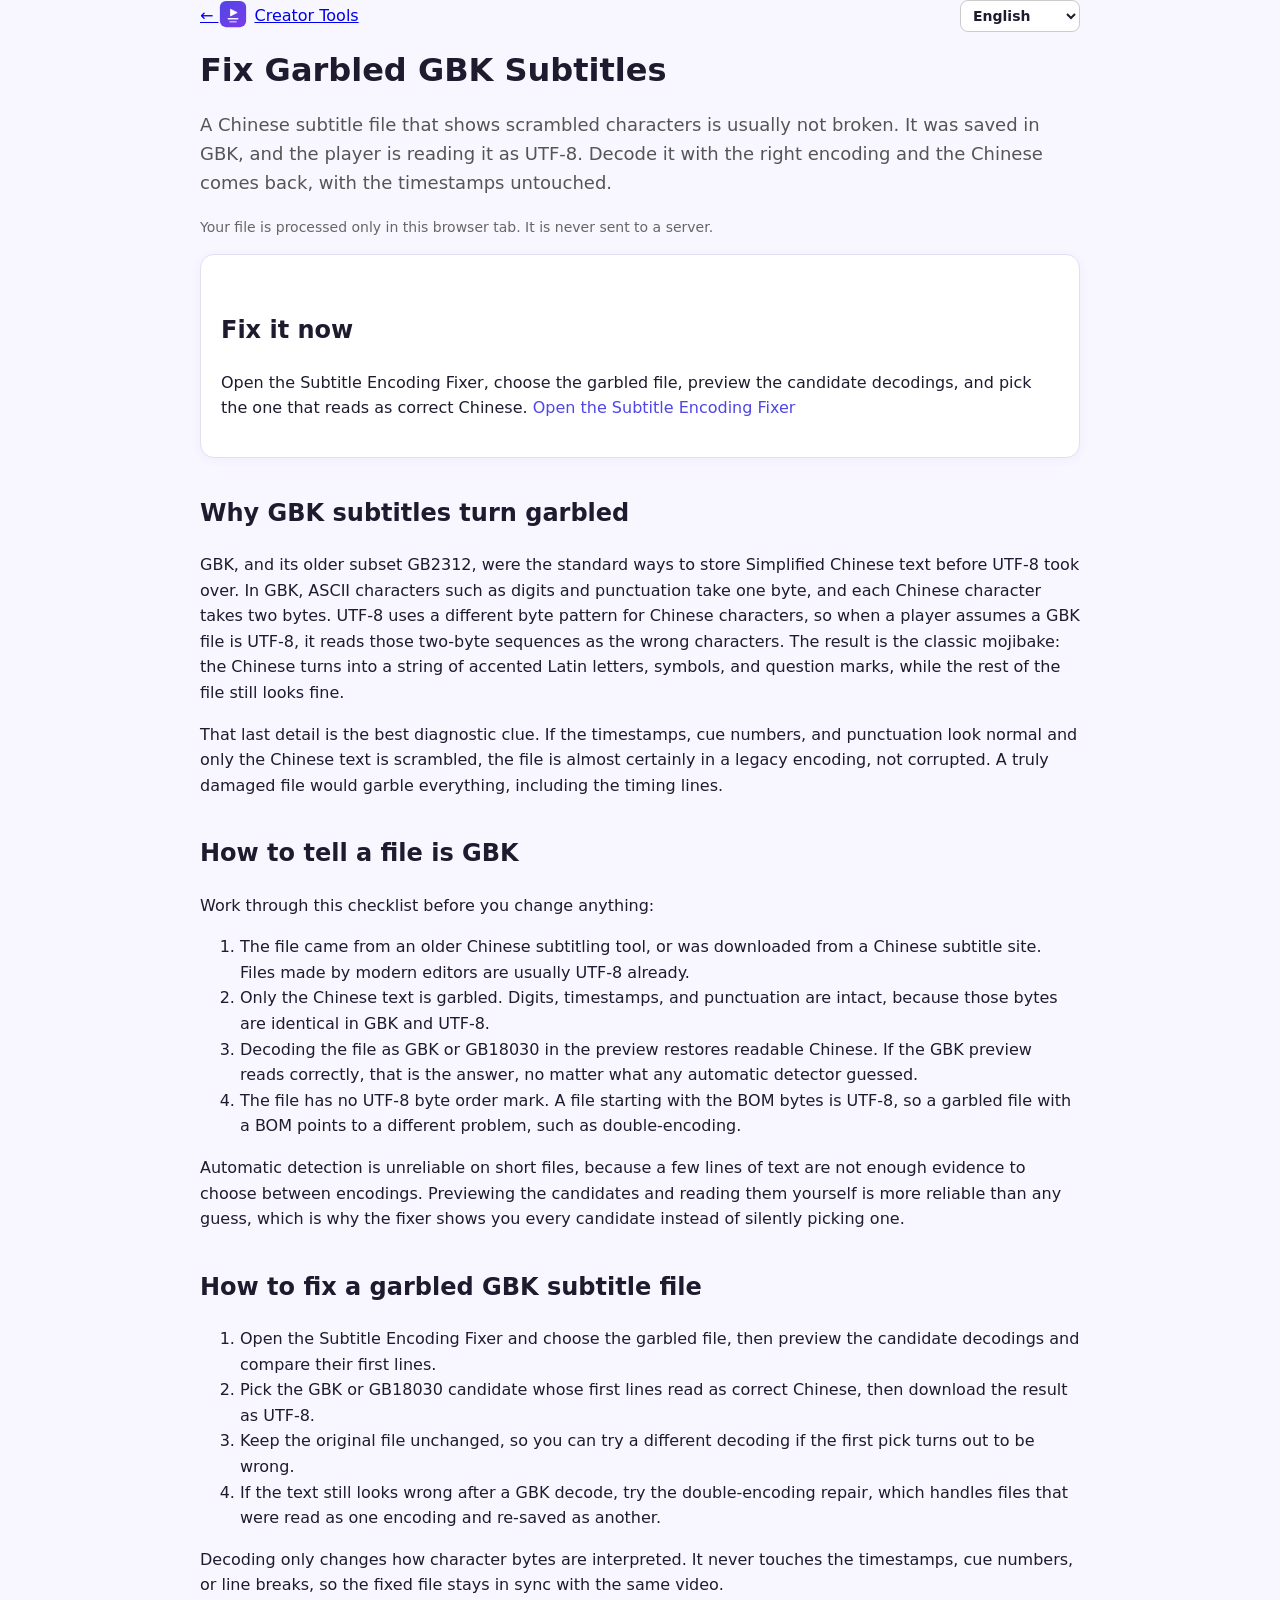
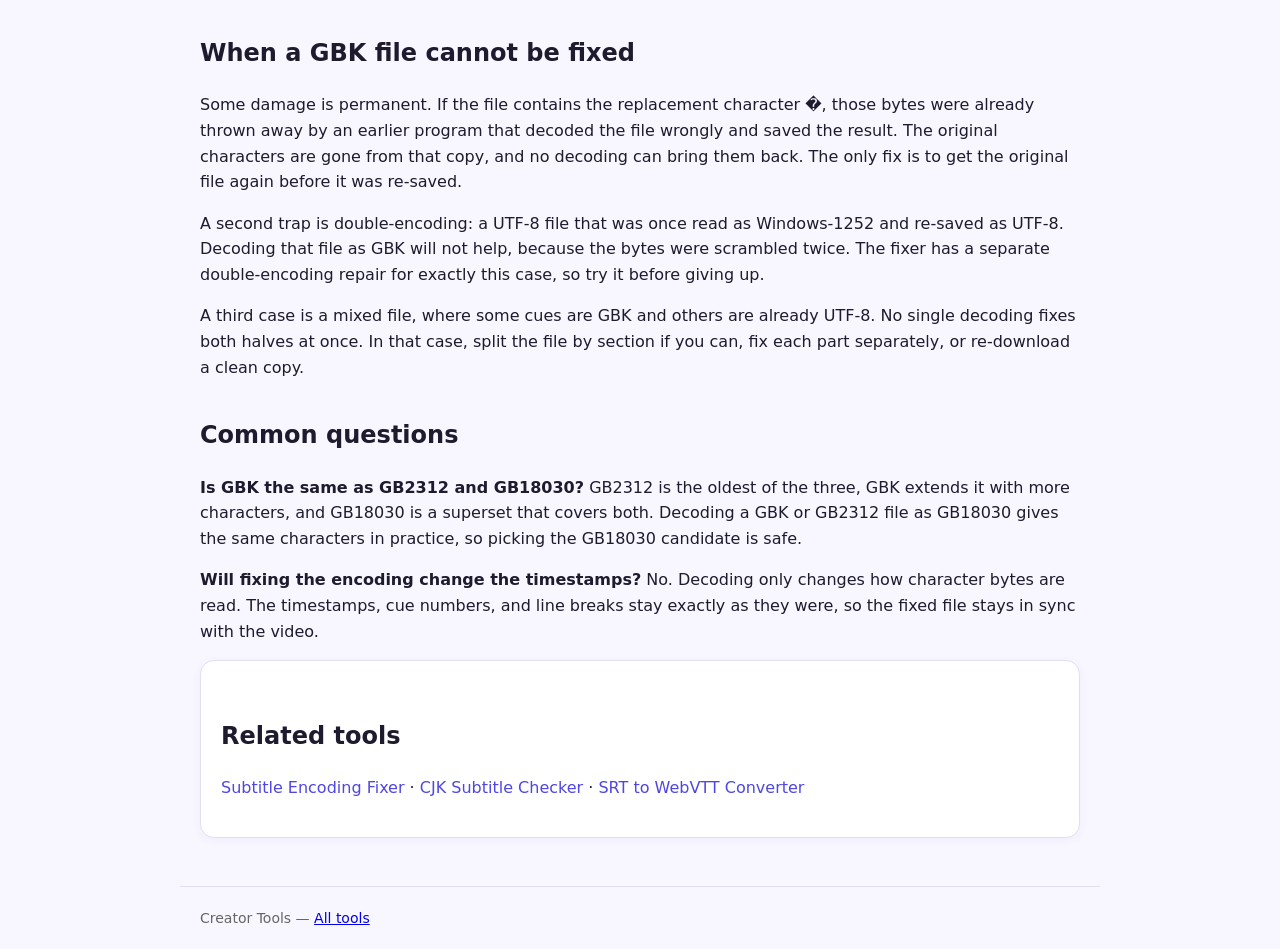
<file: fix-garbled-gbk-subtitles.html>
<!doctype html><html lang="en"><head><meta charset="utf-8"><meta name="viewport" content="width=device-width,initial-scale=1"><title>Fix Garbled GBK Subtitles — GBK SRT to UTF-8 | Creator Tools</title><meta name="description" content="Why GBK subtitles turn garbled, how to tell a file is GBK, and how to decode it back to clean UTF-8 without changing the timestamps."><link rel="canonical" href="https://tools.policegold.buzz/fix-garbled-gbk-subtitles.html"><meta property="og:title" content="Fix Garbled GBK Subtitles — GBK SRT to UTF-8 | Creator Tools"><meta property="og:description" content="Why GBK subtitles turn garbled, how to tell a file is GBK, and how to decode it back to clean UTF-8 without changing the timestamps."><meta property="og:type" content="website"><meta property="og:url" content="https://tools.policegold.buzz/fix-garbled-gbk-subtitles.html"><meta property="og:image" content="https://tools.policegold.buzz/og-image.png"><meta property="og:image:width" content="1200"><meta property="og:image:height" content="630"><meta property="og:image:alt" content="Creator Tools"><meta name="twitter:card" content="summary_large_image"><meta name="twitter:image" content="https://tools.policegold.buzz/og-image.png"><link rel="stylesheet" href="style.css"><link rel="icon" type="image/svg+xml" href="icon.svg"><link rel="apple-touch-icon" href="icon.svg"></head><body><header><nav><a href="index.html">← <img src="icon.svg" class="logo" alt=""><span data-i18n="nav.back">Creator Tools</span></a><select id="lang-select" class="lang-select" aria-label="Language" data-i18n-aria="lang.label"><option value="en">English</option><option value="zh">简体中文</option><option value="es">Español</option><option value="pt">Português</option><option value="ja">日本語</option></select></nav><h1>Fix Garbled GBK Subtitles</h1><p class="lead">A Chinese subtitle file that shows scrambled characters is usually not broken. It was saved in GBK, and the player is reading it as UTF-8. Decode it with the right encoding and the Chinese comes back, with the timestamps untouched.</p><p class="muted">Your file is processed only in this browser tab. It is never sent to a server.</p></header><main><div class="card"><h2>Fix it now</h2><p>Open the Subtitle Encoding Fixer, choose the garbled file, preview the candidate decodings, and pick the one that reads as correct Chinese. <a href="subtitle-encoding-fixer.html">Open the Subtitle Encoding Fixer</a></p></div><h2>Why GBK subtitles turn garbled</h2><p>GBK, and its older subset GB2312, were the standard ways to store Simplified Chinese text before UTF-8 took over. In GBK, ASCII characters such as digits and punctuation take one byte, and each Chinese character takes two bytes. UTF-8 uses a different byte pattern for Chinese characters, so when a player assumes a GBK file is UTF-8, it reads those two-byte sequences as the wrong characters. The result is the classic mojibake: the Chinese turns into a string of accented Latin letters, symbols, and question marks, while the rest of the file still looks fine.</p><p>That last detail is the best diagnostic clue. If the timestamps, cue numbers, and punctuation look normal and only the Chinese text is scrambled, the file is almost certainly in a legacy encoding, not corrupted. A truly damaged file would garble everything, including the timing lines.</p><h2>How to tell a file is GBK</h2><p>Work through this checklist before you change anything:</p><ol><li>The file came from an older Chinese subtitling tool, or was downloaded from a Chinese subtitle site. Files made by modern editors are usually UTF-8 already.</li><li>Only the Chinese text is garbled. Digits, timestamps, and punctuation are intact, because those bytes are identical in GBK and UTF-8.</li><li>Decoding the file as GBK or GB18030 in the preview restores readable Chinese. If the GBK preview reads correctly, that is the answer, no matter what any automatic detector guessed.</li><li>The file has no UTF-8 byte order mark. A file starting with the BOM bytes is UTF-8, so a garbled file with a BOM points to a different problem, such as double-encoding.</li></ol><p>Automatic detection is unreliable on short files, because a few lines of text are not enough evidence to choose between encodings. Previewing the candidates and reading them yourself is more reliable than any guess, which is why the fixer shows you every candidate instead of silently picking one.</p><h2>How to fix a garbled GBK subtitle file</h2><ol><li>Open the Subtitle Encoding Fixer and choose the garbled file, then preview the candidate decodings and compare their first lines.</li><li>Pick the GBK or GB18030 candidate whose first lines read as correct Chinese, then download the result as UTF-8.</li><li>Keep the original file unchanged, so you can try a different decoding if the first pick turns out to be wrong.</li><li>If the text still looks wrong after a GBK decode, try the double-encoding repair, which handles files that were read as one encoding and re-saved as another.</li></ol><p>Decoding only changes how character bytes are interpreted. It never touches the timestamps, cue numbers, or line breaks, so the fixed file stays in sync with the same video.</p><h2>When a GBK file cannot be fixed</h2><p>Some damage is permanent. If the file contains the replacement character �, those bytes were already thrown away by an earlier program that decoded the file wrongly and saved the result. The original characters are gone from that copy, and no decoding can bring them back. The only fix is to get the original file again before it was re-saved.</p><p>A second trap is double-encoding: a UTF-8 file that was once read as Windows-1252 and re-saved as UTF-8. Decoding that file as GBK will not help, because the bytes were scrambled twice. The fixer has a separate double-encoding repair for exactly this case, so try it before giving up.</p><p>A third case is a mixed file, where some cues are GBK and others are already UTF-8. No single decoding fixes both halves at once. In that case, split the file by section if you can, fix each part separately, or re-download a clean copy.</p><h2>Common questions</h2><p><b>Is GBK the same as GB2312 and GB18030?</b> <span>GB2312 is the oldest of the three, GBK extends it with more characters, and GB18030 is a superset that covers both. Decoding a GBK or GB2312 file as GB18030 gives the same characters in practice, so picking the GB18030 candidate is safe.</span></p><p><b>Will fixing the encoding change the timestamps?</b> <span>No. Decoding only changes how character bytes are read. The timestamps, cue numbers, and line breaks stay exactly as they were, so the fixed file stays in sync with the video.</span></p><div class="card"><h2 data-i18n="related.title">Related tools</h2><p><a href="subtitle-encoding-fixer.html">Subtitle Encoding Fixer</a> · <a href="cjk-subtitle-checker.html" data-i18n="related.cjk">CJK Subtitle Checker</a> · <a href="srt-converter.html" data-i18n="related.srt">SRT to WebVTT Converter</a></p></div></main><footer><span data-i18n="footer.prefix">Creator Tools —</span> <a href="index.html" data-i18n="footer.all">All tools</a></footer><script src="i18n.js"></script><script type="application/ld+json">{"@context":"https://schema.org","@graph":[{"@type":"Article","headline":"Fix Garbled GBK Subtitles","inLanguage":"en","url":"https://tools.policegold.buzz/fix-garbled-gbk-subtitles.html"}]}</script><script type="application/ld+json">{"@context": "https://schema.org", "@type": "FAQPage", "mainEntity": [{"@type": "Question", "name": "Is GBK the same as GB2312 and GB18030?", "acceptedAnswer": {"@type": "Answer", "text": "GB2312 is the oldest of the three, GBK extends it with more characters, and GB18030 is a superset that covers both. Decoding a GBK or GB2312 file as GB18030 gives the same characters in practice, so picking the GB18030 candidate is safe."}}, {"@type": "Question", "name": "Will fixing the encoding change the timestamps?", "acceptedAnswer": {"@type": "Answer", "text": "No. Decoding only changes how character bytes are read. The timestamps, cue numbers, and line breaks stay exactly as they were, so the fixed file stays in sync with the video."}}]}</script><script type="application/ld+json">{"@context": "https://schema.org", "@type": "HowTo", "name": "How to fix a garbled GBK subtitle file", "step": [{"@type": "HowToStep", "text": "Open the Subtitle Encoding Fixer and choose the garbled file, then preview the candidate decodings and compare their first lines."}, {"@type": "HowToStep", "text": "Pick the GBK or GB18030 candidate whose first lines read as correct Chinese, then download the result as UTF-8."}, {"@type": "HowToStep", "text": "Keep the original file unchanged, so you can try a different decoding if the first pick turns out to be wrong."}, {"@type": "HowToStep", "text": "If the text still looks wrong after a GBK decode, try the double-encoding repair, which handles files that were read as one encoding and re-saved as another."}]}</script></body></html>
</file>
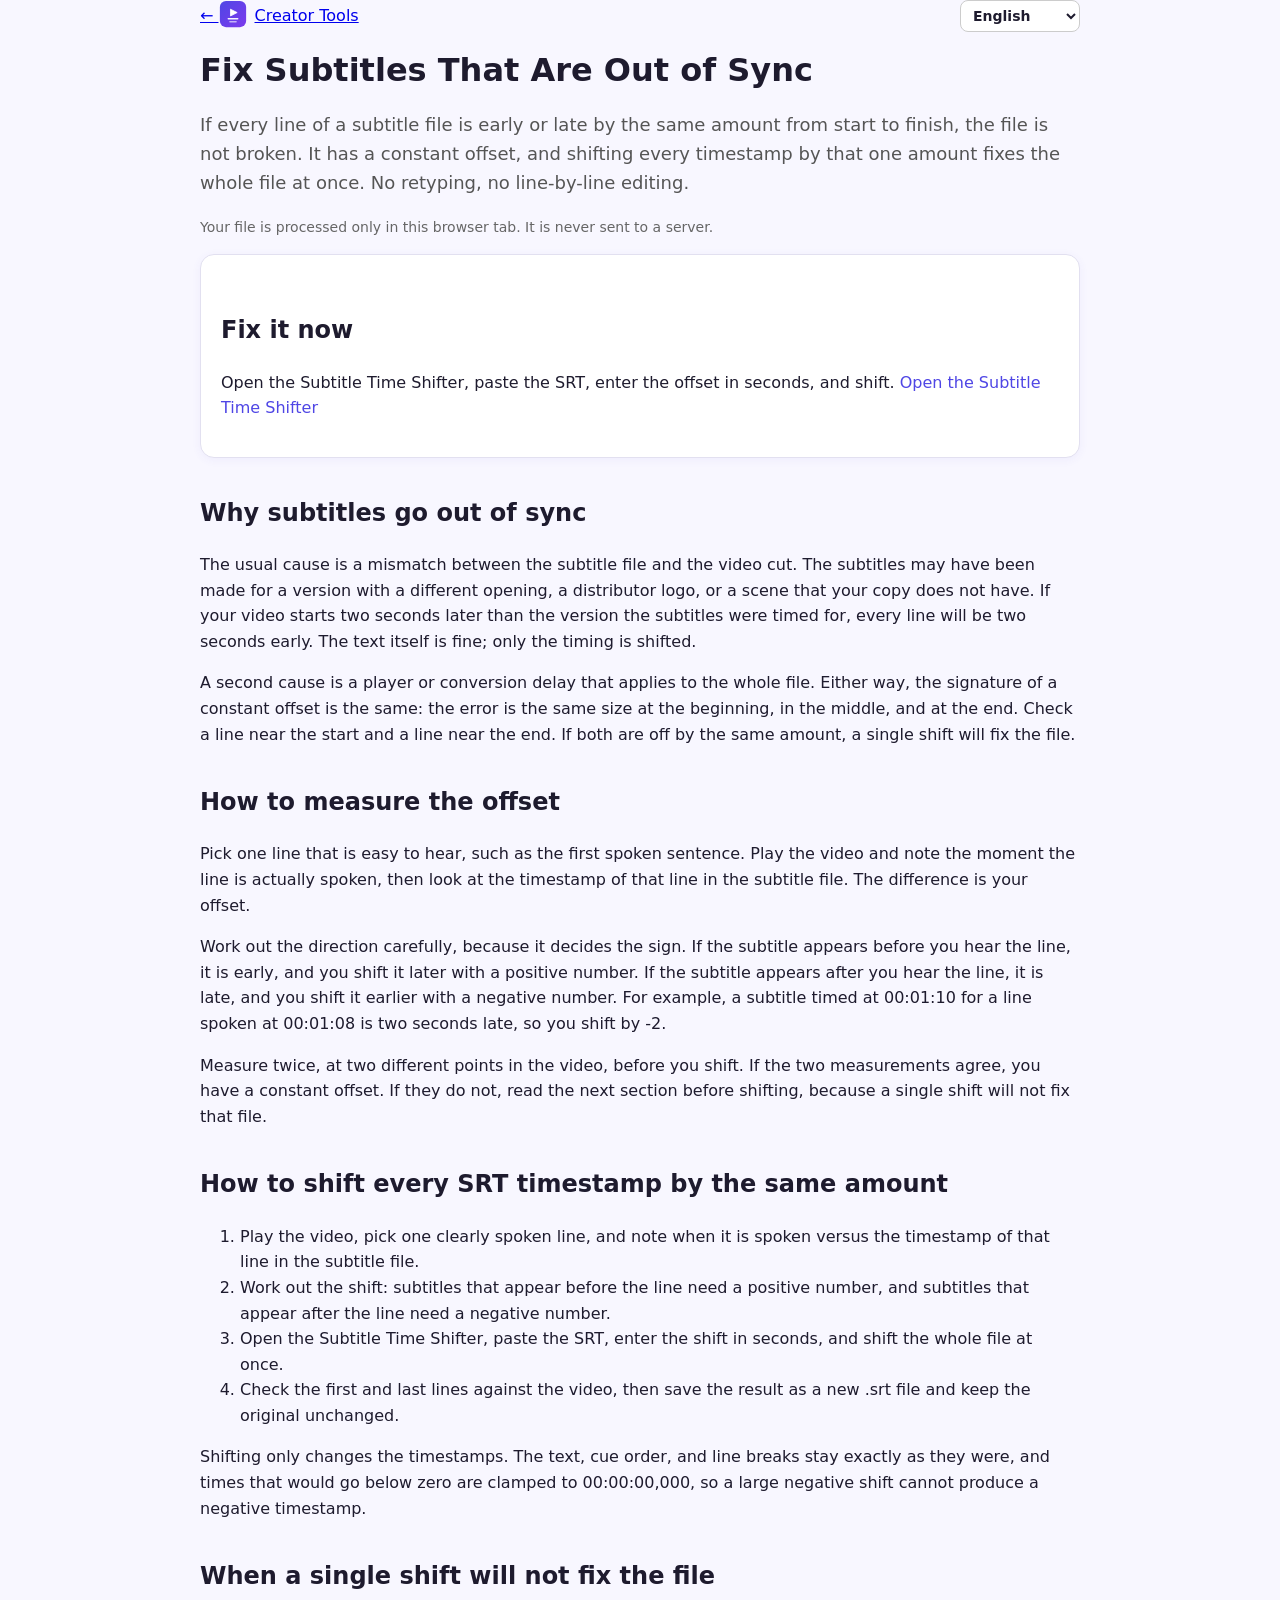
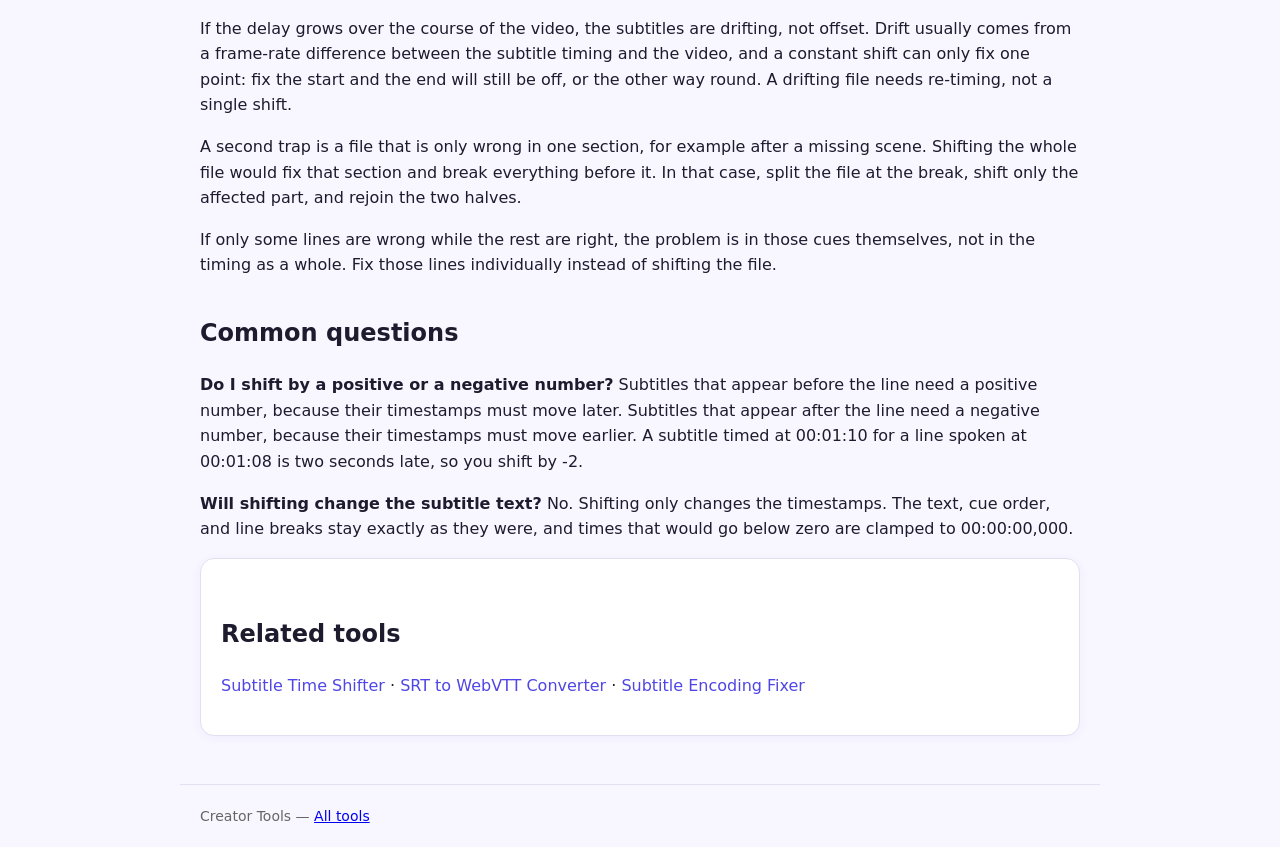
<file: fix-out-of-sync-subtitles.html>
<!doctype html><html lang="en"><head><meta charset="utf-8"><meta name="viewport" content="width=device-width,initial-scale=1"><title>Fix Subtitles That Are Out of Sync — Shift SRT Timestamps | Creator Tools</title><meta name="description" content="Subtitles early or late by the same amount all the way through? That is a constant offset. Learn how to measure it and shift every SRT timestamp by the exact amount, without retyping anything."><link rel="canonical" href="https://tools.policegold.buzz/fix-out-of-sync-subtitles.html"><meta property="og:title" content="Fix Subtitles That Are Out of Sync — Shift SRT Timestamps | Creator Tools"><meta property="og:description" content="Subtitles early or late by the same amount all the way through? That is a constant offset. Learn how to measure it and shift every SRT timestamp by the exact amount, without retyping anything."><meta property="og:type" content="website"><meta property="og:url" content="https://tools.policegold.buzz/fix-out-of-sync-subtitles.html"><meta property="og:image" content="https://tools.policegold.buzz/og-image.png"><meta property="og:image:width" content="1200"><meta property="og:image:height" content="630"><meta property="og:image:alt" content="Creator Tools"><meta name="twitter:card" content="summary_large_image"><meta name="twitter:image" content="https://tools.policegold.buzz/og-image.png"><link rel="stylesheet" href="style.css"><link rel="icon" type="image/svg+xml" href="icon.svg"><link rel="apple-touch-icon" href="icon.svg"></head><body><header><nav><a href="index.html">← <img src="icon.svg" class="logo" alt=""><span data-i18n="nav.back">Creator Tools</span></a><select id="lang-select" class="lang-select" aria-label="Language" data-i18n-aria="lang.label"><option value="en">English</option><option value="zh">简体中文</option><option value="es">Español</option><option value="pt">Português</option><option value="ja">日本語</option></select></nav><h1>Fix Subtitles That Are Out of Sync</h1><p class="lead">If every line of a subtitle file is early or late by the same amount from start to finish, the file is not broken. It has a constant offset, and shifting every timestamp by that one amount fixes the whole file at once. No retyping, no line-by-line editing.</p><p class="muted">Your file is processed only in this browser tab. It is never sent to a server.</p></header><main><div class="card"><h2>Fix it now</h2><p>Open the Subtitle Time Shifter, paste the SRT, enter the offset in seconds, and shift. <a href="subtitle-shifter.html">Open the Subtitle Time Shifter</a></p></div><h2>Why subtitles go out of sync</h2><p>The usual cause is a mismatch between the subtitle file and the video cut. The subtitles may have been made for a version with a different opening, a distributor logo, or a scene that your copy does not have. If your video starts two seconds later than the version the subtitles were timed for, every line will be two seconds early. The text itself is fine; only the timing is shifted.</p><p>A second cause is a player or conversion delay that applies to the whole file. Either way, the signature of a constant offset is the same: the error is the same size at the beginning, in the middle, and at the end. Check a line near the start and a line near the end. If both are off by the same amount, a single shift will fix the file.</p><h2>How to measure the offset</h2><p>Pick one line that is easy to hear, such as the first spoken sentence. Play the video and note the moment the line is actually spoken, then look at the timestamp of that line in the subtitle file. The difference is your offset.</p><p>Work out the direction carefully, because it decides the sign. If the subtitle appears before you hear the line, it is early, and you shift it later with a positive number. If the subtitle appears after you hear the line, it is late, and you shift it earlier with a negative number. For example, a subtitle timed at 00:01:10 for a line spoken at 00:01:08 is two seconds late, so you shift by -2.</p><p>Measure twice, at two different points in the video, before you shift. If the two measurements agree, you have a constant offset. If they do not, read the next section before shifting, because a single shift will not fix that file.</p><h2>How to shift every SRT timestamp by the same amount</h2><ol><li>Play the video, pick one clearly spoken line, and note when it is spoken versus the timestamp of that line in the subtitle file.</li><li>Work out the shift: subtitles that appear before the line need a positive number, and subtitles that appear after the line need a negative number.</li><li>Open the Subtitle Time Shifter, paste the SRT, enter the shift in seconds, and shift the whole file at once.</li><li>Check the first and last lines against the video, then save the result as a new .srt file and keep the original unchanged.</li></ol><p>Shifting only changes the timestamps. The text, cue order, and line breaks stay exactly as they were, and times that would go below zero are clamped to 00:00:00,000, so a large negative shift cannot produce a negative timestamp.</p><h2>When a single shift will not fix the file</h2><p>If the delay grows over the course of the video, the subtitles are drifting, not offset. Drift usually comes from a frame-rate difference between the subtitle timing and the video, and a constant shift can only fix one point: fix the start and the end will still be off, or the other way round. A drifting file needs re-timing, not a single shift.</p><p>A second trap is a file that is only wrong in one section, for example after a missing scene. Shifting the whole file would fix that section and break everything before it. In that case, split the file at the break, shift only the affected part, and rejoin the two halves.</p><p>If only some lines are wrong while the rest are right, the problem is in those cues themselves, not in the timing as a whole. Fix those lines individually instead of shifting the file.</p><h2>Common questions</h2><p><b>Do I shift by a positive or a negative number?</b> <span>Subtitles that appear before the line need a positive number, because their timestamps must move later. Subtitles that appear after the line need a negative number, because their timestamps must move earlier. A subtitle timed at 00:01:10 for a line spoken at 00:01:08 is two seconds late, so you shift by -2.</span></p><p><b>Will shifting change the subtitle text?</b> <span>No. Shifting only changes the timestamps. The text, cue order, and line breaks stay exactly as they were, and times that would go below zero are clamped to 00:00:00,000.</span></p><div class="card"><h2 data-i18n="related.title">Related tools</h2><p><a href="subtitle-shifter.html">Subtitle Time Shifter</a> · <a href="srt-converter.html" data-i18n="related.srt">SRT to WebVTT Converter</a> · <a href="subtitle-encoding-fixer.html" data-i18n="related.encoding">Subtitle Encoding Fixer</a></p></div></main><footer><span data-i18n="footer.prefix">Creator Tools —</span> <a href="index.html" data-i18n="footer.all">All tools</a></footer><script src="i18n.js"></script><script type="application/ld+json">{"@context":"https://schema.org","@graph":[{"@type":"Article","headline":"Fix Subtitles That Are Out of Sync","inLanguage":"en","url":"https://tools.policegold.buzz/fix-out-of-sync-subtitles.html"}]}</script><script type="application/ld+json">{"@context": "https://schema.org", "@type": "FAQPage", "mainEntity": [{"@type": "Question", "name": "Do I shift by a positive or a negative number?", "acceptedAnswer": {"@type": "Answer", "text": "Subtitles that appear before the line need a positive number, because their timestamps must move later. Subtitles that appear after the line need a negative number, because their timestamps must move earlier. A subtitle timed at 00:01:10 for a line spoken at 00:01:08 is two seconds late, so you shift by -2."}}, {"@type": "Question", "name": "Will shifting change the subtitle text?", "acceptedAnswer": {"@type": "Answer", "text": "No. Shifting only changes the timestamps. The text, cue order, and line breaks stay exactly as they were, and times that would go below zero are clamped to 00:00:00,000."}}]}</script><script type="application/ld+json">{"@context": "https://schema.org", "@type": "HowTo", "name": "How to shift every SRT timestamp by the same amount", "step": [{"@type": "HowToStep", "text": "Play the video, pick one clearly spoken line, and note when it is spoken versus the timestamp of that line in the subtitle file."}, {"@type": "HowToStep", "text": "Work out the shift: subtitles that appear before the line need a positive number, and subtitles that appear after the line need a negative number."}, {"@type": "HowToStep", "text": "Open the Subtitle Time Shifter, paste the SRT, enter the shift in seconds, and shift the whole file at once."}, {"@type": "HowToStep", "text": "Check the first and last lines against the video, then save the result as a new .srt file and keep the original unchanged."}]}</script></body></html>
</file>
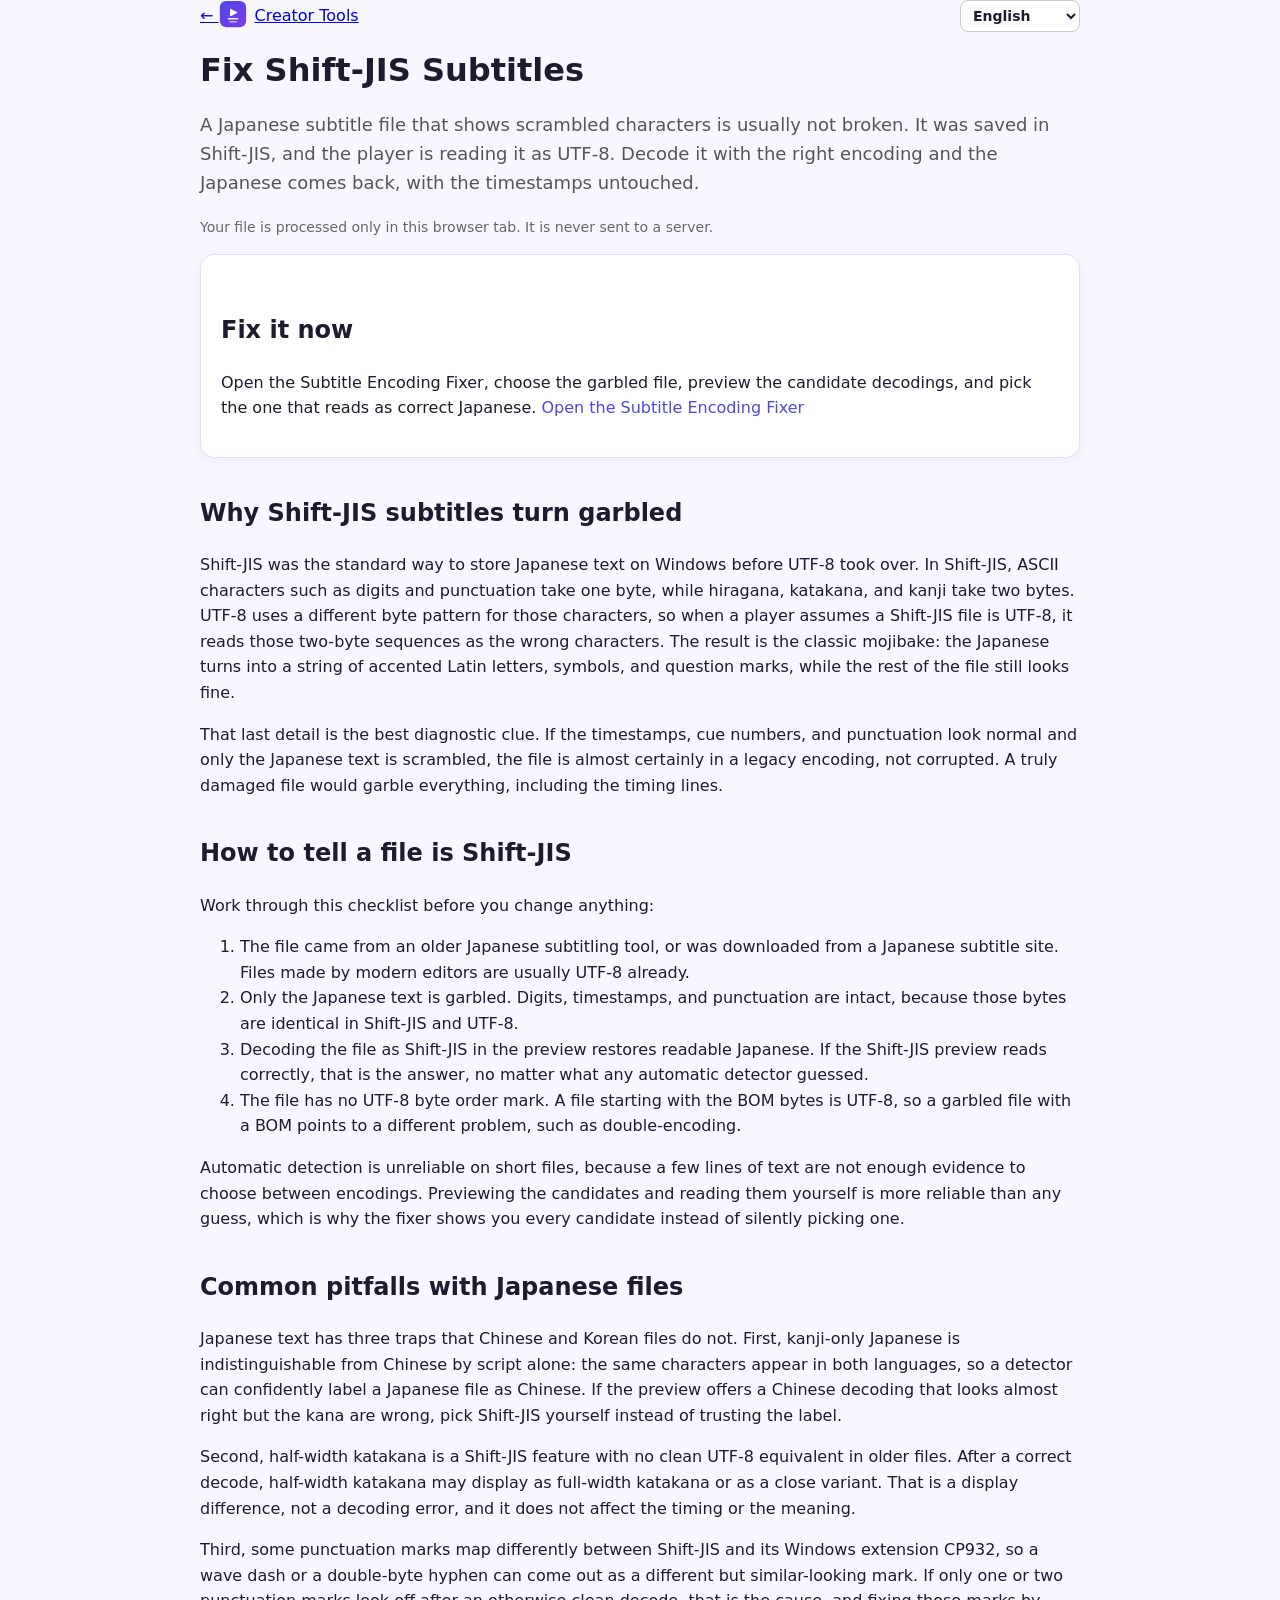
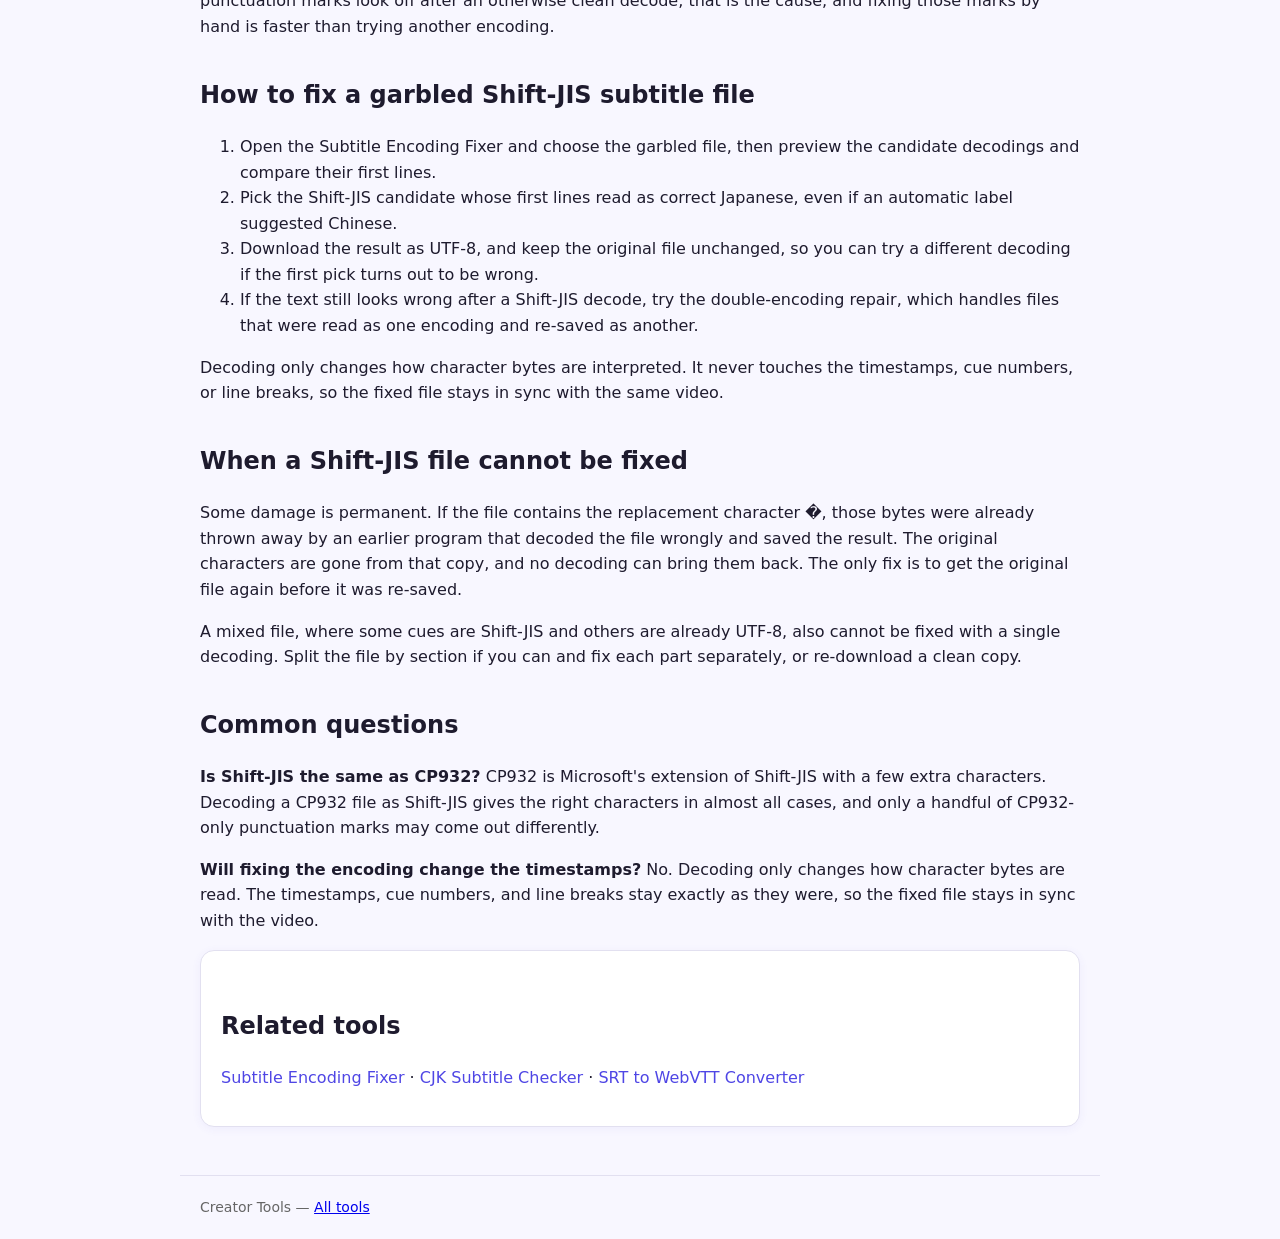
<file: fix-shift-jis-subtitles.html>
<!doctype html><html lang="en"><head><meta charset="utf-8"><meta name="viewport" content="width=device-width,initial-scale=1"><title>Fix Shift-JIS Subtitles — Shift-JIS SRT to UTF-8 | Creator Tools</title><meta name="description" content="Why Shift-JIS Japanese subtitles turn garbled, how to tell a file is Shift-JIS, the kana and kanji pitfalls, and how to decode it back to clean UTF-8."><link rel="canonical" href="https://tools.policegold.buzz/fix-shift-jis-subtitles.html"><meta property="og:title" content="Fix Shift-JIS Subtitles — Shift-JIS SRT to UTF-8 | Creator Tools"><meta property="og:description" content="Why Shift-JIS Japanese subtitles turn garbled, how to tell a file is Shift-JIS, the kana and kanji pitfalls, and how to decode it back to clean UTF-8."><meta property="og:type" content="website"><meta property="og:url" content="https://tools.policegold.buzz/fix-shift-jis-subtitles.html"><meta property="og:image" content="https://tools.policegold.buzz/og-image.png"><meta property="og:image:width" content="1200"><meta property="og:image:height" content="630"><meta property="og:image:alt" content="Creator Tools"><meta name="twitter:card" content="summary_large_image"><meta name="twitter:image" content="https://tools.policegold.buzz/og-image.png"><link rel="stylesheet" href="style.css"><link rel="icon" type="image/svg+xml" href="icon.svg"><link rel="apple-touch-icon" href="icon.svg"></head><body><header><nav><a href="index.html">← <img src="icon.svg" class="logo" alt=""><span data-i18n="nav.back">Creator Tools</span></a><select id="lang-select" class="lang-select" aria-label="Language" data-i18n-aria="lang.label"><option value="en">English</option><option value="zh">简体中文</option><option value="es">Español</option><option value="pt">Português</option><option value="ja">日本語</option></select></nav><h1>Fix Shift-JIS Subtitles</h1><p class="lead">A Japanese subtitle file that shows scrambled characters is usually not broken. It was saved in Shift-JIS, and the player is reading it as UTF-8. Decode it with the right encoding and the Japanese comes back, with the timestamps untouched.</p><p class="muted">Your file is processed only in this browser tab. It is never sent to a server.</p></header><main><div class="card"><h2>Fix it now</h2><p>Open the Subtitle Encoding Fixer, choose the garbled file, preview the candidate decodings, and pick the one that reads as correct Japanese. <a href="subtitle-encoding-fixer.html">Open the Subtitle Encoding Fixer</a></p></div><h2>Why Shift-JIS subtitles turn garbled</h2><p>Shift-JIS was the standard way to store Japanese text on Windows before UTF-8 took over. In Shift-JIS, ASCII characters such as digits and punctuation take one byte, while hiragana, katakana, and kanji take two bytes. UTF-8 uses a different byte pattern for those characters, so when a player assumes a Shift-JIS file is UTF-8, it reads those two-byte sequences as the wrong characters. The result is the classic mojibake: the Japanese turns into a string of accented Latin letters, symbols, and question marks, while the rest of the file still looks fine.</p><p>That last detail is the best diagnostic clue. If the timestamps, cue numbers, and punctuation look normal and only the Japanese text is scrambled, the file is almost certainly in a legacy encoding, not corrupted. A truly damaged file would garble everything, including the timing lines.</p><h2>How to tell a file is Shift-JIS</h2><p>Work through this checklist before you change anything:</p><ol><li>The file came from an older Japanese subtitling tool, or was downloaded from a Japanese subtitle site. Files made by modern editors are usually UTF-8 already.</li><li>Only the Japanese text is garbled. Digits, timestamps, and punctuation are intact, because those bytes are identical in Shift-JIS and UTF-8.</li><li>Decoding the file as Shift-JIS in the preview restores readable Japanese. If the Shift-JIS preview reads correctly, that is the answer, no matter what any automatic detector guessed.</li><li>The file has no UTF-8 byte order mark. A file starting with the BOM bytes is UTF-8, so a garbled file with a BOM points to a different problem, such as double-encoding.</li></ol><p>Automatic detection is unreliable on short files, because a few lines of text are not enough evidence to choose between encodings. Previewing the candidates and reading them yourself is more reliable than any guess, which is why the fixer shows you every candidate instead of silently picking one.</p><h2>Common pitfalls with Japanese files</h2><p>Japanese text has three traps that Chinese and Korean files do not. First, kanji-only Japanese is indistinguishable from Chinese by script alone: the same characters appear in both languages, so a detector can confidently label a Japanese file as Chinese. If the preview offers a Chinese decoding that looks almost right but the kana are wrong, pick Shift-JIS yourself instead of trusting the label.</p><p>Second, half-width katakana is a Shift-JIS feature with no clean UTF-8 equivalent in older files. After a correct decode, half-width katakana may display as full-width katakana or as a close variant. That is a display difference, not a decoding error, and it does not affect the timing or the meaning.</p><p>Third, some punctuation marks map differently between Shift-JIS and its Windows extension CP932, so a wave dash or a double-byte hyphen can come out as a different but similar-looking mark. If only one or two punctuation marks look off after an otherwise clean decode, that is the cause, and fixing those marks by hand is faster than trying another encoding.</p><h2>How to fix a garbled Shift-JIS subtitle file</h2><ol><li>Open the Subtitle Encoding Fixer and choose the garbled file, then preview the candidate decodings and compare their first lines.</li><li>Pick the Shift-JIS candidate whose first lines read as correct Japanese, even if an automatic label suggested Chinese.</li><li>Download the result as UTF-8, and keep the original file unchanged, so you can try a different decoding if the first pick turns out to be wrong.</li><li>If the text still looks wrong after a Shift-JIS decode, try the double-encoding repair, which handles files that were read as one encoding and re-saved as another.</li></ol><p>Decoding only changes how character bytes are interpreted. It never touches the timestamps, cue numbers, or line breaks, so the fixed file stays in sync with the same video.</p><h2>When a Shift-JIS file cannot be fixed</h2><p>Some damage is permanent. If the file contains the replacement character �, those bytes were already thrown away by an earlier program that decoded the file wrongly and saved the result. The original characters are gone from that copy, and no decoding can bring them back. The only fix is to get the original file again before it was re-saved.</p><p>A mixed file, where some cues are Shift-JIS and others are already UTF-8, also cannot be fixed with a single decoding. Split the file by section if you can and fix each part separately, or re-download a clean copy.</p><h2>Common questions</h2><p><b>Is Shift-JIS the same as CP932?</b> <span>CP932 is Microsoft's extension of Shift-JIS with a few extra characters. Decoding a CP932 file as Shift-JIS gives the right characters in almost all cases, and only a handful of CP932-only punctuation marks may come out differently.</span></p><p><b>Will fixing the encoding change the timestamps?</b> <span>No. Decoding only changes how character bytes are read. The timestamps, cue numbers, and line breaks stay exactly as they were, so the fixed file stays in sync with the video.</span></p><div class="card"><h2 data-i18n="related.title">Related tools</h2><p><a href="subtitle-encoding-fixer.html">Subtitle Encoding Fixer</a> · <a href="cjk-subtitle-checker.html" data-i18n="related.cjk">CJK Subtitle Checker</a> · <a href="srt-converter.html" data-i18n="related.srt">SRT to WebVTT Converter</a></p></div></main><footer><span data-i18n="footer.prefix">Creator Tools —</span> <a href="index.html" data-i18n="footer.all">All tools</a></footer><script src="i18n.js"></script><script type="application/ld+json">{"@context":"https://schema.org","@graph":[{"@type":"Article","headline":"Fix Shift-JIS Subtitles","inLanguage":"en","url":"https://tools.policegold.buzz/fix-shift-jis-subtitles.html"}]}</script><script type="application/ld+json">{"@context": "https://schema.org", "@type": "FAQPage", "mainEntity": [{"@type": "Question", "name": "Is Shift-JIS the same as CP932?", "acceptedAnswer": {"@type": "Answer", "text": "CP932 is Microsoft's extension of Shift-JIS with a few extra characters. Decoding a CP932 file as Shift-JIS gives the right characters in almost all cases, and only a handful of CP932-only punctuation marks may come out differently."}}, {"@type": "Question", "name": "Will fixing the encoding change the timestamps?", "acceptedAnswer": {"@type": "Answer", "text": "No. Decoding only changes how character bytes are read. The timestamps, cue numbers, and line breaks stay exactly as they were, so the fixed file stays in sync with the video."}}]}</script><script type="application/ld+json">{"@context": "https://schema.org", "@type": "HowTo", "name": "How to fix a garbled Shift-JIS subtitle file", "step": [{"@type": "HowToStep", "text": "Open the Subtitle Encoding Fixer and choose the garbled file, then preview the candidate decodings and compare their first lines."}, {"@type": "HowToStep", "text": "Pick the Shift-JIS candidate whose first lines read as correct Japanese, even if an automatic label suggested Chinese."}, {"@type": "HowToStep", "text": "Download the result as UTF-8, and keep the original file unchanged, so you can try a different decoding if the first pick turns out to be wrong."}, {"@type": "HowToStep", "text": "If the text still looks wrong after a Shift-JIS decode, try the double-encoding repair, which handles files that were read as one encoding and re-saved as another."}]}</script></body></html>
</file>
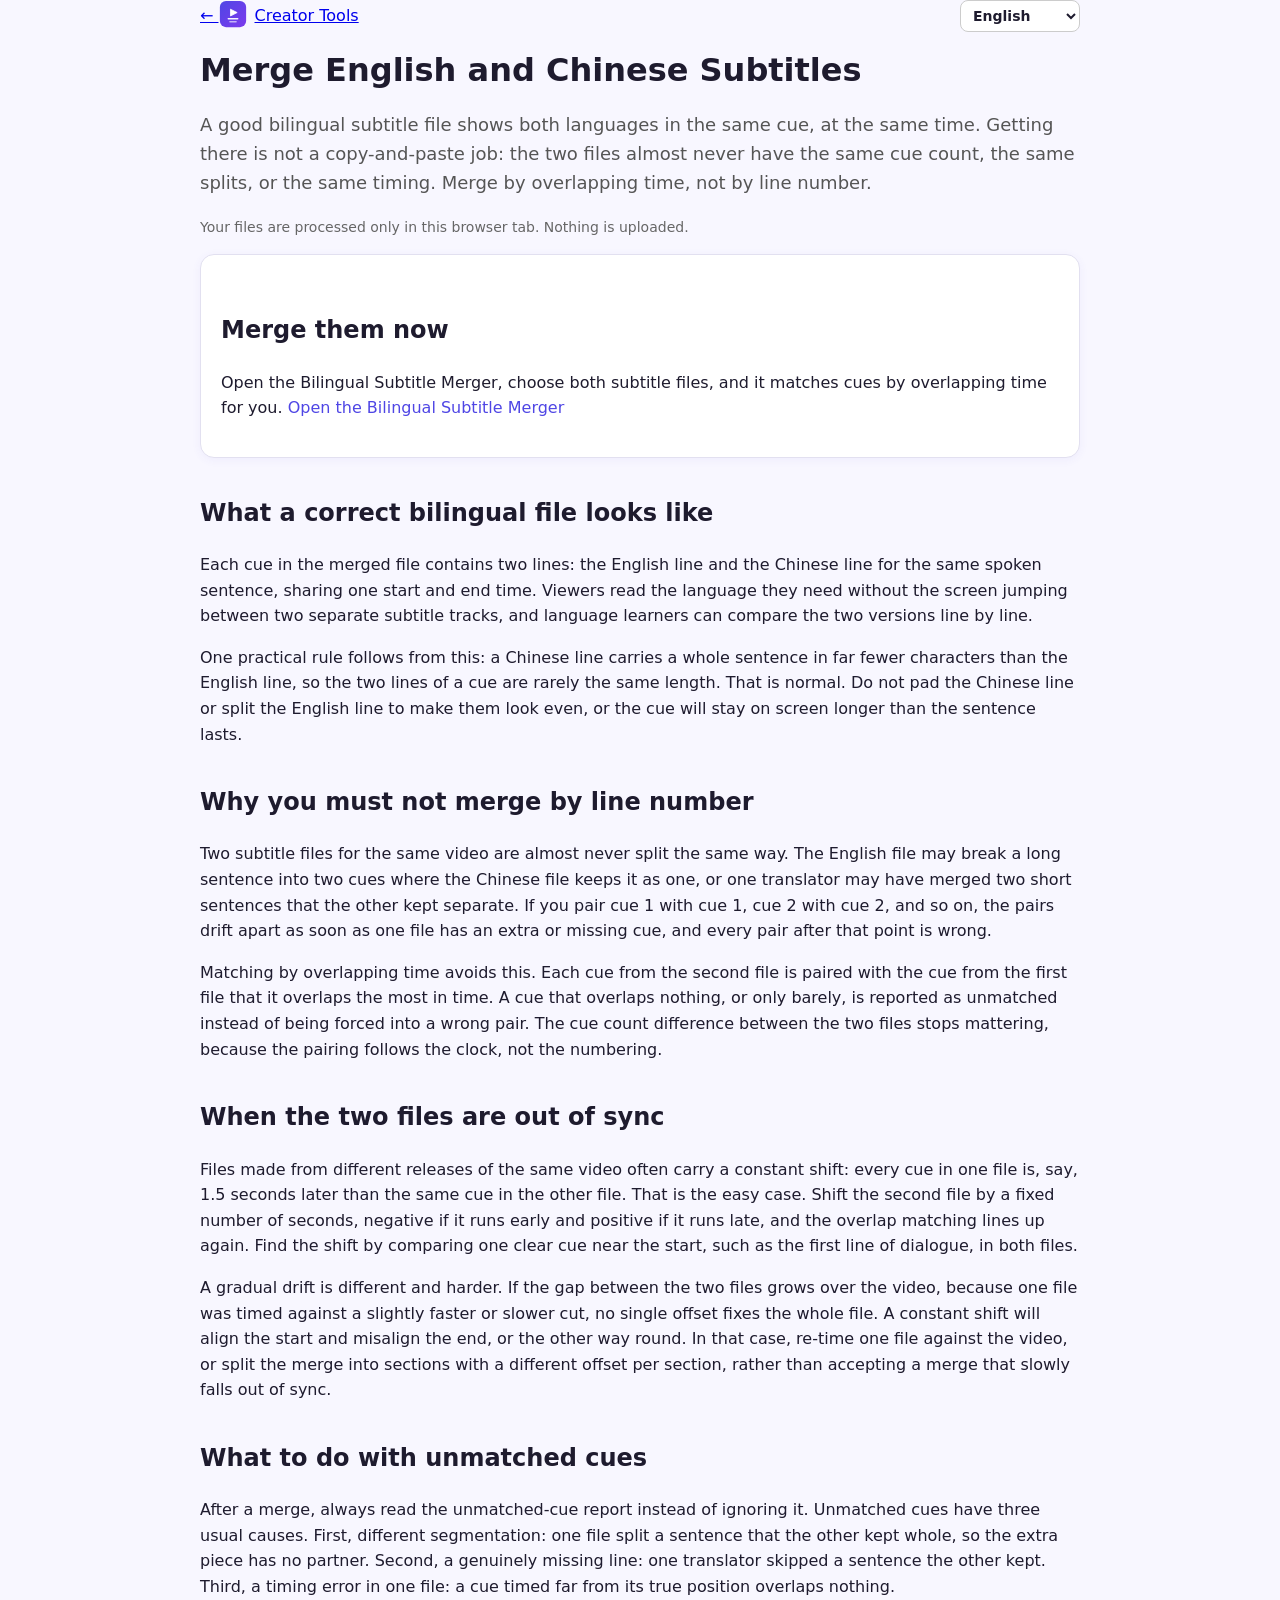
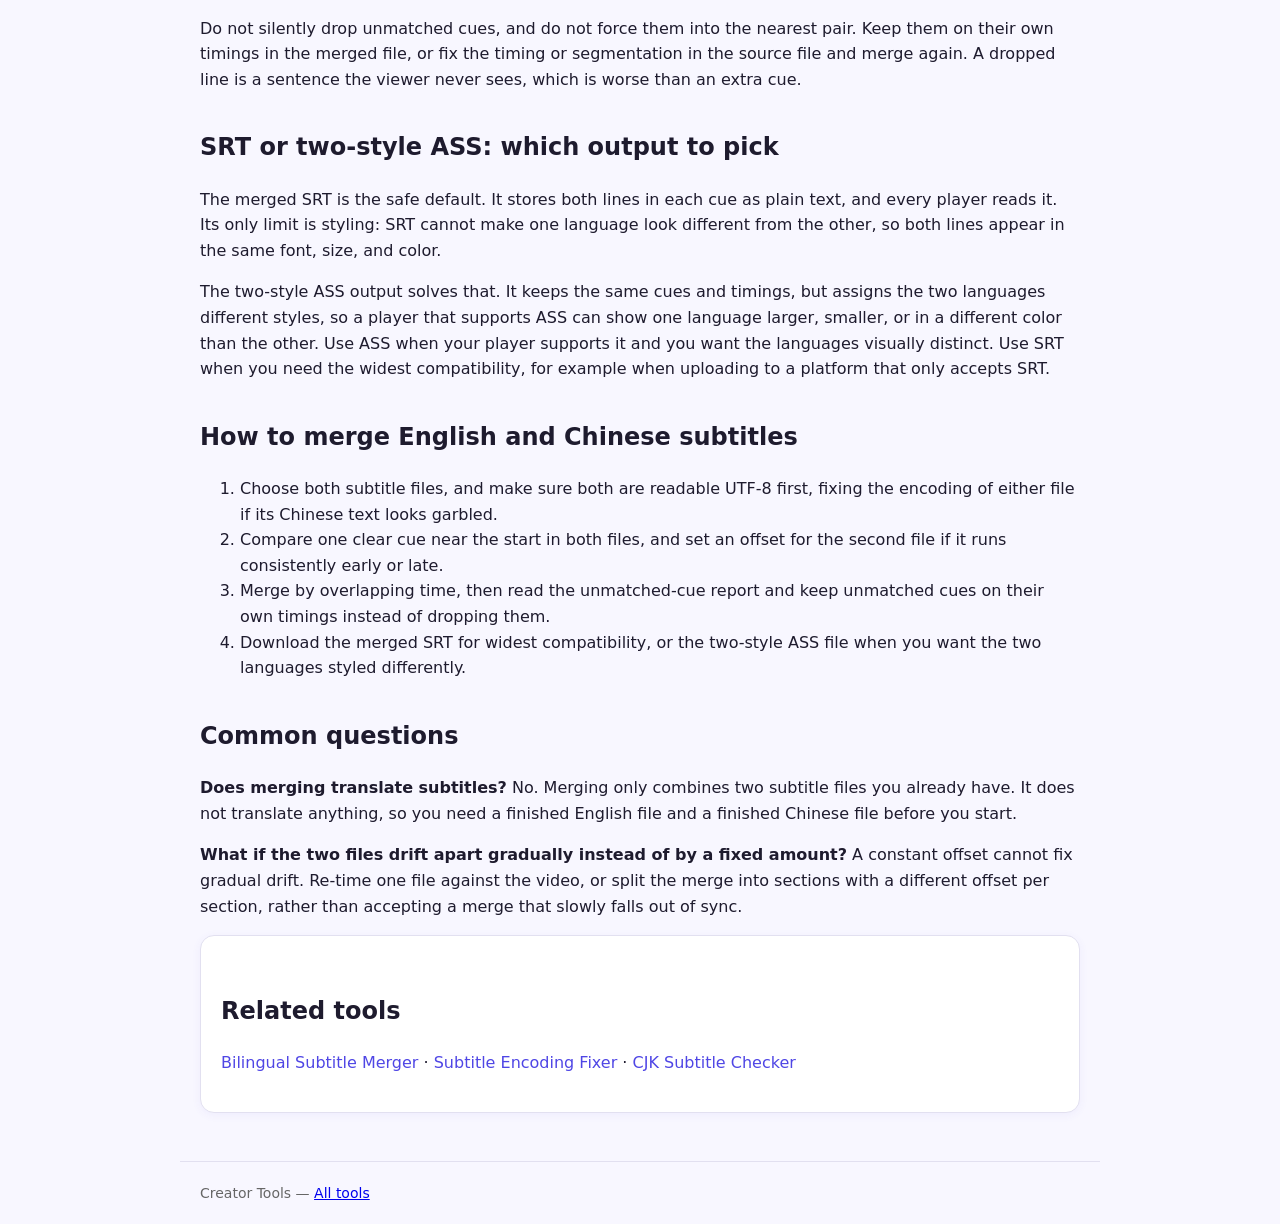
<file: merge-english-chinese-subtitles.html>
<!doctype html><html lang="en"><head><meta charset="utf-8"><meta name="viewport" content="width=device-width,initial-scale=1"><title>Merge English and Chinese Subtitles — Bilingual SRT Maker | Creator Tools</title><meta name="description" content="How to merge English and Chinese SRT files into one bilingual file: match cues by overlapping time, fix a constant offset, handle unmatched cues, and choose between SRT and two-style ASS output."><link rel="canonical" href="https://tools.policegold.buzz/merge-english-chinese-subtitles.html"><meta property="og:title" content="Merge English and Chinese Subtitles — Bilingual SRT Maker | Creator Tools"><meta property="og:description" content="How to merge English and Chinese SRT files into one bilingual file: match cues by overlapping time, fix a constant offset, handle unmatched cues, and choose between SRT and two-style ASS output."><meta property="og:type" content="website"><meta property="og:url" content="https://tools.policegold.buzz/merge-english-chinese-subtitles.html"><meta property="og:image" content="https://tools.policegold.buzz/og-image.png"><meta property="og:image:width" content="1200"><meta property="og:image:height" content="630"><meta property="og:image:alt" content="Creator Tools"><meta name="twitter:card" content="summary_large_image"><meta name="twitter:image" content="https://tools.policegold.buzz/og-image.png"><link rel="stylesheet" href="style.css"><link rel="icon" type="image/svg+xml" href="icon.svg"><link rel="apple-touch-icon" href="icon.svg"></head><body><header><nav><a href="index.html">← <img src="icon.svg" class="logo" alt=""><span data-i18n="nav.back">Creator Tools</span></a><select id="lang-select" class="lang-select" aria-label="Language" data-i18n-aria="lang.label"><option value="en">English</option><option value="zh">简体中文</option><option value="es">Español</option><option value="pt">Português</option><option value="ja">日本語</option></select></nav><h1>Merge English and Chinese Subtitles</h1><p class="lead">A good bilingual subtitle file shows both languages in the same cue, at the same time. Getting there is not a copy-and-paste job: the two files almost never have the same cue count, the same splits, or the same timing. Merge by overlapping time, not by line number.</p><p class="muted">Your files are processed only in this browser tab. Nothing is uploaded.</p></header><main><div class="card"><h2>Merge them now</h2><p>Open the Bilingual Subtitle Merger, choose both subtitle files, and it matches cues by overlapping time for you. <a href="bilingual-subtitle-merger.html">Open the Bilingual Subtitle Merger</a></p></div><h2>What a correct bilingual file looks like</h2><p>Each cue in the merged file contains two lines: the English line and the Chinese line for the same spoken sentence, sharing one start and end time. Viewers read the language they need without the screen jumping between two separate subtitle tracks, and language learners can compare the two versions line by line.</p><p>One practical rule follows from this: a Chinese line carries a whole sentence in far fewer characters than the English line, so the two lines of a cue are rarely the same length. That is normal. Do not pad the Chinese line or split the English line to make them look even, or the cue will stay on screen longer than the sentence lasts.</p><h2>Why you must not merge by line number</h2><p>Two subtitle files for the same video are almost never split the same way. The English file may break a long sentence into two cues where the Chinese file keeps it as one, or one translator may have merged two short sentences that the other kept separate. If you pair cue 1 with cue 1, cue 2 with cue 2, and so on, the pairs drift apart as soon as one file has an extra or missing cue, and every pair after that point is wrong.</p><p>Matching by overlapping time avoids this. Each cue from the second file is paired with the cue from the first file that it overlaps the most in time. A cue that overlaps nothing, or only barely, is reported as unmatched instead of being forced into a wrong pair. The cue count difference between the two files stops mattering, because the pairing follows the clock, not the numbering.</p><h2>When the two files are out of sync</h2><p>Files made from different releases of the same video often carry a constant shift: every cue in one file is, say, 1.5 seconds later than the same cue in the other file. That is the easy case. Shift the second file by a fixed number of seconds, negative if it runs early and positive if it runs late, and the overlap matching lines up again. Find the shift by comparing one clear cue near the start, such as the first line of dialogue, in both files.</p><p>A gradual drift is different and harder. If the gap between the two files grows over the video, because one file was timed against a slightly faster or slower cut, no single offset fixes the whole file. A constant shift will align the start and misalign the end, or the other way round. In that case, re-time one file against the video, or split the merge into sections with a different offset per section, rather than accepting a merge that slowly falls out of sync.</p><h2>What to do with unmatched cues</h2><p>After a merge, always read the unmatched-cue report instead of ignoring it. Unmatched cues have three usual causes. First, different segmentation: one file split a sentence that the other kept whole, so the extra piece has no partner. Second, a genuinely missing line: one translator skipped a sentence the other kept. Third, a timing error in one file: a cue timed far from its true position overlaps nothing.</p><p>Do not silently drop unmatched cues, and do not force them into the nearest pair. Keep them on their own timings in the merged file, or fix the timing or segmentation in the source file and merge again. A dropped line is a sentence the viewer never sees, which is worse than an extra cue.</p><h2>SRT or two-style ASS: which output to pick</h2><p>The merged SRT is the safe default. It stores both lines in each cue as plain text, and every player reads it. Its only limit is styling: SRT cannot make one language look different from the other, so both lines appear in the same font, size, and color.</p><p>The two-style ASS output solves that. It keeps the same cues and timings, but assigns the two languages different styles, so a player that supports ASS can show one language larger, smaller, or in a different color than the other. Use ASS when your player supports it and you want the languages visually distinct. Use SRT when you need the widest compatibility, for example when uploading to a platform that only accepts SRT.</p><h2>How to merge English and Chinese subtitles</h2><ol><li>Choose both subtitle files, and make sure both are readable UTF-8 first, fixing the encoding of either file if its Chinese text looks garbled.</li><li>Compare one clear cue near the start in both files, and set an offset for the second file if it runs consistently early or late.</li><li>Merge by overlapping time, then read the unmatched-cue report and keep unmatched cues on their own timings instead of dropping them.</li><li>Download the merged SRT for widest compatibility, or the two-style ASS file when you want the two languages styled differently.</li></ol><h2>Common questions</h2><p><b>Does merging translate subtitles?</b> <span>No. Merging only combines two subtitle files you already have. It does not translate anything, so you need a finished English file and a finished Chinese file before you start.</span></p><p><b>What if the two files drift apart gradually instead of by a fixed amount?</b> <span>A constant offset cannot fix gradual drift. Re-time one file against the video, or split the merge into sections with a different offset per section, rather than accepting a merge that slowly falls out of sync.</span></p><div class="card"><h2 data-i18n="related.title">Related tools</h2><p><a href="bilingual-subtitle-merger.html">Bilingual Subtitle Merger</a> · <a href="subtitle-encoding-fixer.html" data-i18n="related.encoding">Subtitle Encoding Fixer</a> · <a href="cjk-subtitle-checker.html" data-i18n="related.cjk">CJK Subtitle Checker</a></p></div></main><footer><span data-i18n="footer.prefix">Creator Tools —</span> <a href="index.html" data-i18n="footer.all">All tools</a></footer><script src="i18n.js"></script><script type="application/ld+json">{"@context":"https://schema.org","@graph":[{"@type":"Article","headline":"Merge English and Chinese Subtitles","inLanguage":"en","url":"https://tools.policegold.buzz/merge-english-chinese-subtitles.html"}]}</script><script type="application/ld+json">{"@context": "https://schema.org", "@type": "FAQPage", "mainEntity": [{"@type": "Question", "name": "Does merging translate subtitles?", "acceptedAnswer": {"@type": "Answer", "text": "No. Merging only combines two subtitle files you already have. It does not translate anything, so you need a finished English file and a finished Chinese file before you start."}}, {"@type": "Question", "name": "What if the two files drift apart gradually instead of by a fixed amount?", "acceptedAnswer": {"@type": "Answer", "text": "A constant offset cannot fix gradual drift. Re-time one file against the video, or split the merge into sections with a different offset per section, rather than accepting a merge that slowly falls out of sync."}}]}</script><script type="application/ld+json">{"@context": "https://schema.org", "@type": "HowTo", "name": "How to merge English and Chinese subtitles", "step": [{"@type": "HowToStep", "text": "Choose both subtitle files, and make sure both are readable UTF-8 first, fixing the encoding of either file if its Chinese text looks garbled."}, {"@type": "HowToStep", "text": "Compare one clear cue near the start in both files, and set an offset for the second file if it runs consistently early or late."}, {"@type": "HowToStep", "text": "Merge by overlapping time, then read the unmatched-cue report and keep unmatched cues on their own timings instead of dropping them."}, {"@type": "HowToStep", "text": "Download the merged SRT for widest compatibility, or the two-style ASS file when you want the two languages styled differently."}]}</script></body></html>
</file>
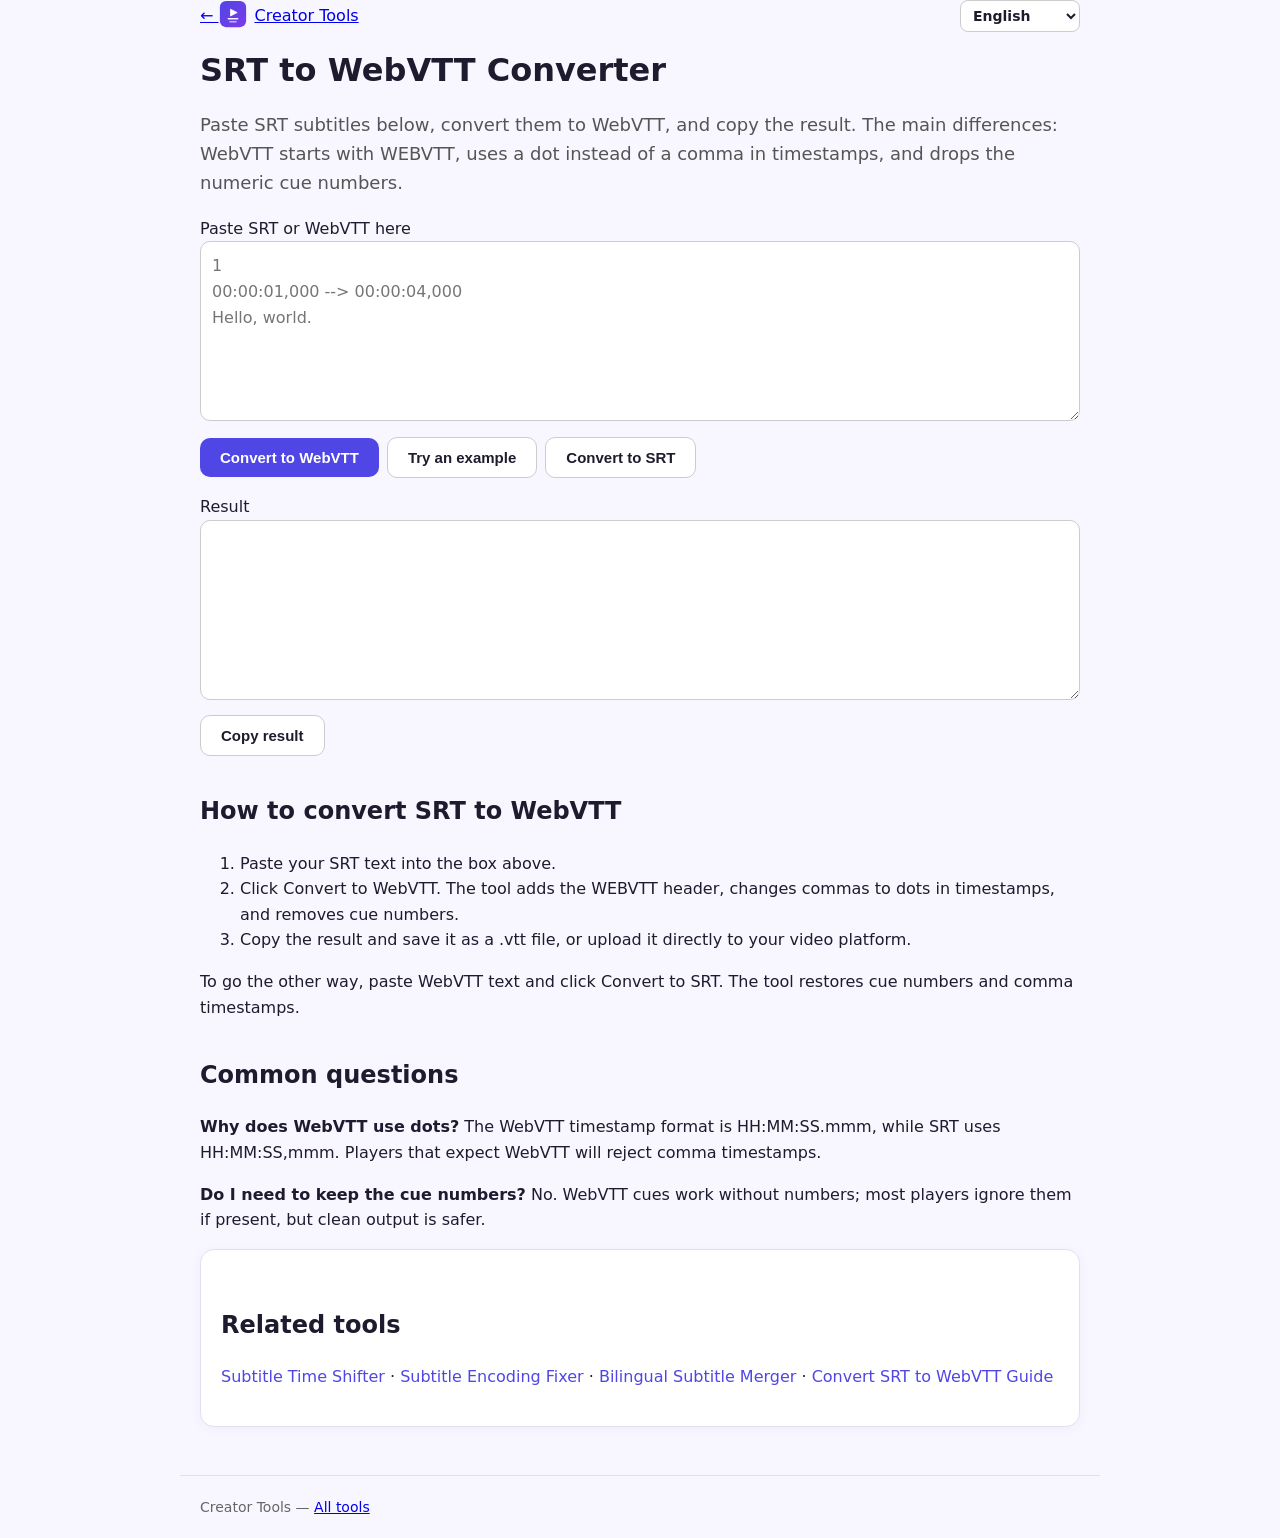
<file: srt-converter.html>
<!doctype html><html lang="en"><head><meta charset="utf-8"><meta name="viewport" content="width=device-width,initial-scale=1"><title>SRT to WebVTT Converter — Free, In Your Browser | Creator Tools</title><meta name="description" content="Convert SRT subtitles to WebVTT (and back) for free. Paste your subtitles, convert the timestamps, and copy the result. No upload, no sign-up."><link rel="canonical" href="https://tools.policegold.buzz/srt-converter.html"><meta property="og:title" content="SRT to WebVTT Converter — Free, In Your Browser | Creator Tools"><meta property="og:description" content="Convert SRT subtitles to WebVTT (and back) for free. Paste your subtitles, convert the timestamps, and copy the result. No upload, no sign-up."><meta property="og:type" content="website"><meta property="og:url" content="https://tools.policegold.buzz/srt-converter.html"><meta property="og:image" content="https://tools.policegold.buzz/og-image.png"><meta property="og:image:width" content="1200"><meta property="og:image:height" content="630"><meta property="og:image:alt" content="Creator Tools"><meta name="twitter:card" content="summary_large_image"><meta name="twitter:image" content="https://tools.policegold.buzz/og-image.png"><link rel="stylesheet" href="style.css"><link rel="icon" type="image/svg+xml" href="icon.svg"><link rel="apple-touch-icon" href="icon.svg"></head><body data-page="srt"><header><nav><a href="index.html">← <img src="icon.svg" class="logo" alt=""><span data-i18n="nav.back">Creator Tools</span></a><select id="lang-select" class="lang-select" aria-label="Language" data-i18n-aria="lang.label"><option value="en">English</option><option value="zh">简体中文</option><option value="es">Español</option><option value="pt">Português</option><option value="ja">日本語</option></select></nav><h1 data-i18n="srt.h1">SRT to WebVTT Converter</h1><p class="lead" data-i18n="srt.lead">Paste SRT subtitles below, convert them to WebVTT, and copy the result. The main differences: WebVTT starts with WEBVTT, uses a dot instead of a comma in timestamps, and drops the numeric cue numbers.</p></header><main><label data-i18n="srt.label.input">Paste SRT or WebVTT here</label><textarea id="in" placeholder="1&#10;00:00:01,000 --> 00:00:04,000&#10;Hello, world."></textarea><button onclick="toVtt()" data-i18n="srt.btn.toVtt">Convert to WebVTT</button><button class="secondary" onclick="loadSample()" data-i18n="btn.sample">Try an example</button><button class="secondary" onclick="toSrt()" data-i18n="srt.btn.toSrt">Convert to SRT</button><label style="display:block;margin-top:16px" data-i18n="srt.label.result">Result</label><textarea id="out" readonly></textarea><button class="secondary" onclick="copyOut()" data-i18n="btn.copy">Copy result</button><p id="msg" class="ok"></p><h2 data-i18n="srt.how.title">How to convert SRT to WebVTT</h2><ol><li data-i18n="srt.how.li1">Paste your SRT text into the box above.</li><li data-i18n="srt.how.li2">Click Convert to WebVTT. The tool adds the WEBVTT header, changes commas to dots in timestamps, and removes cue numbers.</li><li data-i18n="srt.how.li3">Copy the result and save it as a .vtt file, or upload it directly to your video platform.</li></ol><p data-i18n="srt.how.note">To go the other way, paste WebVTT text and click Convert to SRT. The tool restores cue numbers and comma timestamps.</p><h2 data-i18n="srt.faq.title">Common questions</h2><p><b data-i18n="srt.faq.q1">Why does WebVTT use dots?</b> <span data-i18n="srt.faq.a1">The WebVTT timestamp format is HH:MM:SS.mmm, while SRT uses HH:MM:SS,mmm. Players that expect WebVTT will reject comma timestamps.</span></p><p><b data-i18n="srt.faq.q2">Do I need to keep the cue numbers?</b> <span data-i18n="srt.faq.a2">No. WebVTT cues work without numbers; most players ignore them if present, but clean output is safer.</span></p><div class="card"><h2 data-i18n="related.title">Related tools</h2><p><a href="subtitle-shifter.html" data-i18n="related.shifter">Subtitle Time Shifter</a> · <a href="subtitle-encoding-fixer.html" data-i18n="related.encoding">Subtitle Encoding Fixer</a> · <a href="bilingual-subtitle-merger.html" data-i18n="related.merger">Bilingual Subtitle Merger</a> · <a href="convert-srt-to-webvtt.html">Convert SRT to WebVTT Guide</a></p></div></main><footer><span data-i18n="footer.prefix">Creator Tools —</span> <a href="index.html" data-i18n="footer.all">All tools</a></footer><script src="i18n.js"></script><script>
function loadSample(){document.getElementById('in').value="1\n00:00:01,000 --> 00:00:04,000\nHello, world.\n\n2\n00:00:05,000 --> 00:00:08,000\nWelcome to Creator Tools.";document.getElementById('msg').textContent="";}
function toVtt(){const txt=document.getElementById('in').value.trim();if(!txt){document.getElementById('msg').textContent=t('srt.msg.empty');return}let lines=txt.split(/\r?\n/);let out=['WEBVTT',''];let i=0;if(lines[0].trim()==='WEBVTT'){document.getElementById('out').value=txt;document.getElementById('msg').textContent=t('srt.msg.already');return}while(i<lines.length){if(/^\d+$/.test(lines[i].trim())){i++;continue}if(lines[i].includes('-->')){out.push(lines[i].replace(/,/g,'.'))}else{out.push(lines[i])}i++}document.getElementById('out').value=out.join('\n').trim();document.getElementById('msg').textContent=t('srt.msg.toVtt')}
function toSrt(){const txt=document.getElementById('in').value.trim();if(!txt){document.getElementById('msg').textContent=t('srt.msg.empty');return}let lines=txt.split(/\r?\n/);if(lines[0].trim().startsWith('WEBVTT'))lines.shift();let body=lines.join('\n');let blocks=body.split(/\n\s*\n/);let out=[];let n=0;blocks.forEach((b)=>{let ls=b.split(/\r?\n/).filter(x=>x.trim()!=='');if(!ls.length)return;let ts=ls.findIndex(x=>x.includes('-->'));if(ts<0)return;n++;out.push(String(n));out.push(ls[ts].replace(/\./g,','));out.push(...ls.slice(ts+1));out.push('')});document.getElementById('out').value=out.join('\n').trim();document.getElementById('msg').textContent=t('srt.msg.toSrt')}
function copyOut(){const o=document.getElementById('out');o.select();document.execCommand('copy');document.getElementById('msg').textContent=t('msg.copied')}
</script><script type="application/ld+json">{"@context":"https://schema.org","@graph":[{"@type":"WebApplication","name":"SRT to WebVTT Converter","applicationCategory":"Multimedia","operatingSystem":"Web browser","url":"https://tools.policegold.buzz/srt-converter.html","offers":{"@type":"Offer","price":0,"priceCurrency":"USD"}},{"@type":"FAQPage","mainEntity":[{"@type":"Question","name":"Why does WebVTT use dots?","acceptedAnswer":{"@type":"Answer","text":"The WebVTT timestamp format is HH:MM:SS.mmm, while SRT uses HH:MM:SS,mmm. Players that expect WebVTT will reject comma timestamps."}},{"@type":"Question","name":"Do I need to keep the cue numbers?","acceptedAnswer":{"@type":"Answer","text":"No. WebVTT cues work without numbers; most players ignore them if present, but clean output is safer."}}]},{"@type":"HowTo","name":"How to convert SRT to WebVTT","step":[{"@type":"HowToStep","text":"Paste your SRT text into the box above."},{"@type":"HowToStep","text":"Click Convert to WebVTT. The tool adds the WEBVTT header, changes commas to dots in timestamps, and removes cue numbers."},{"@type":"HowToStep","text":"Copy the result and save it as a .vtt file, or upload it directly to your video platform."}]}]}</script></body></html>
</file>
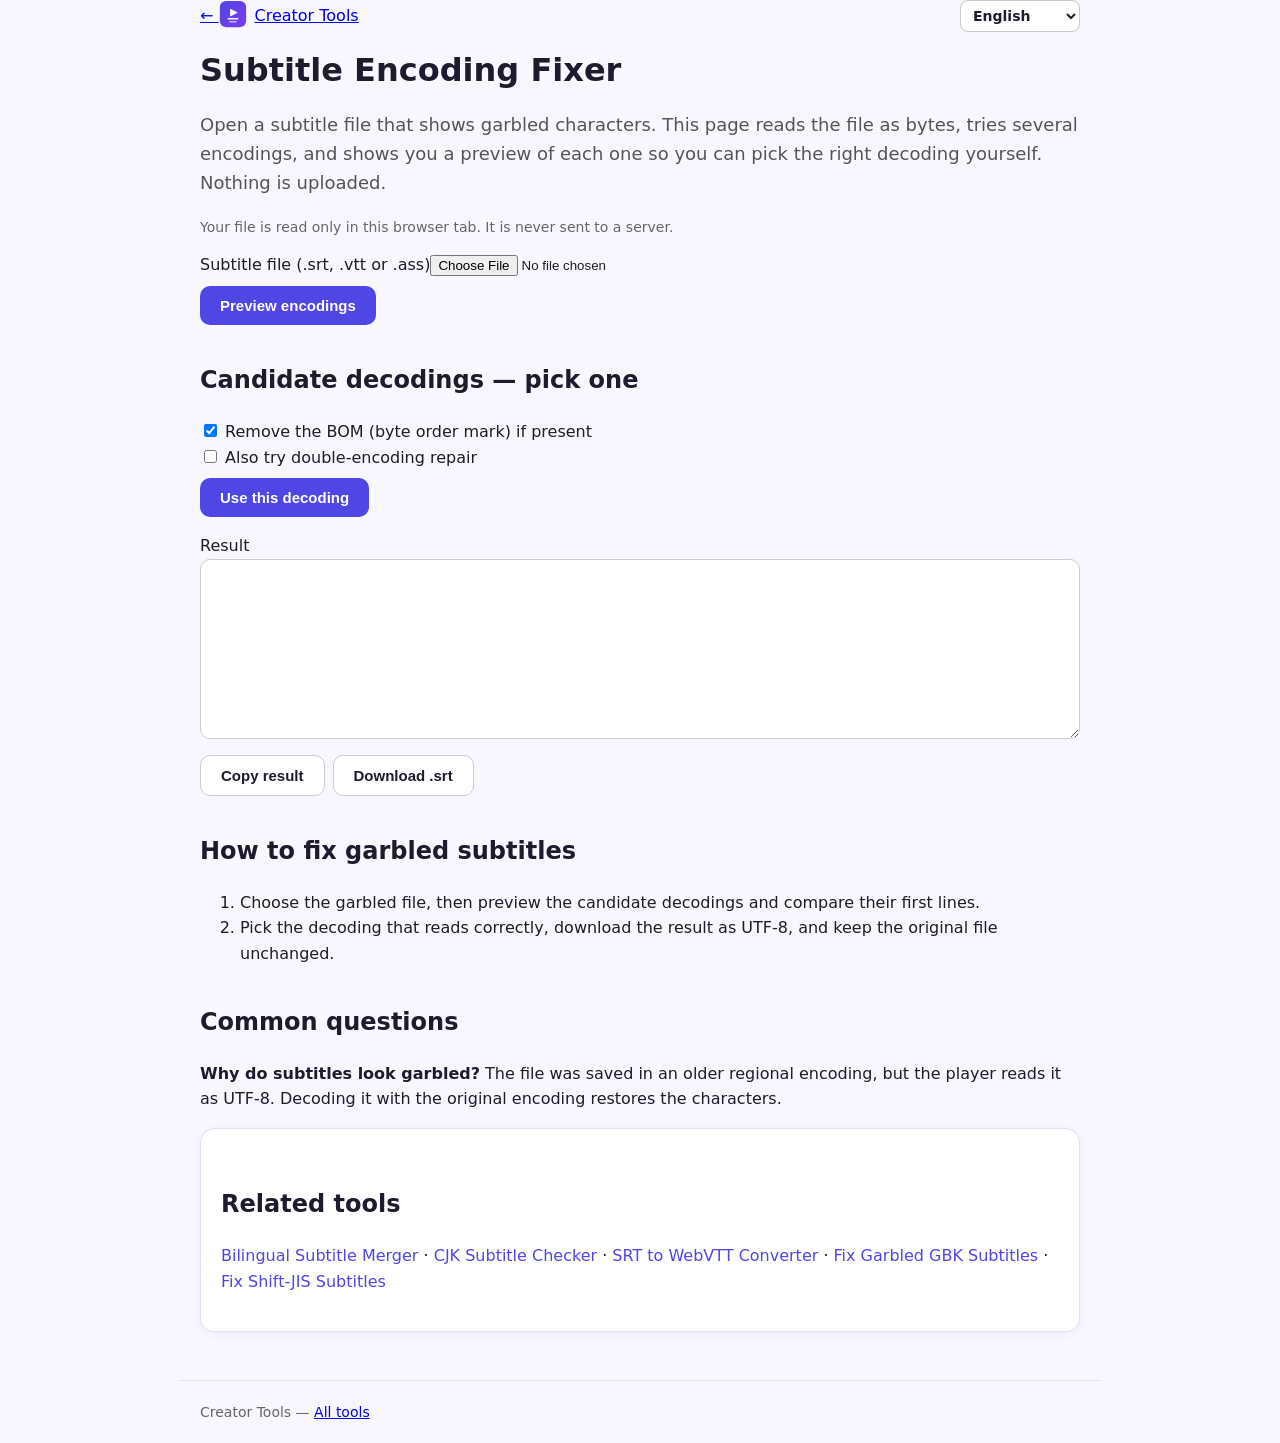
<file: subtitle-encoding-fixer.html>
<!doctype html><html lang="en"><head><meta charset="utf-8"><meta name="viewport" content="width=device-width,initial-scale=1"><title>Subtitle Encoding Fixer — Fix Garbled SRT Subtitles | Creator Tools</title><meta name="description" content="Fix garbled SRT subtitles in your browser: decode GBK, Shift-JIS, EUC-KR, Big5 and Windows-1252 to clean UTF-8, with previews and double-encoding repair. No upload."><link rel="canonical" href="https://tools.policegold.buzz/subtitle-encoding-fixer.html"><meta property="og:title" content="Subtitle Encoding Fixer — Fix Garbled SRT Subtitles | Creator Tools"><meta property="og:description" content="Fix garbled SRT subtitles in your browser: decode GBK, Shift-JIS, EUC-KR, Big5 and Windows-1252 to clean UTF-8, with previews and double-encoding repair. No upload."><meta property="og:type" content="website"><meta property="og:url" content="https://tools.policegold.buzz/subtitle-encoding-fixer.html"><meta property="og:image" content="https://tools.policegold.buzz/og-image.png"><meta property="og:image:width" content="1200"><meta property="og:image:height" content="630"><meta property="og:image:alt" content="Creator Tools"><meta name="twitter:card" content="summary_large_image"><meta name="twitter:image" content="https://tools.policegold.buzz/og-image.png"><link rel="stylesheet" href="style.css"><link rel="icon" type="image/svg+xml" href="icon.svg"><link rel="apple-touch-icon" href="icon.svg"></head><body data-page="enc"><header><nav><a href="index.html">← <img src="icon.svg" class="logo" alt=""><span data-i18n="nav.back">Creator Tools</span></a><select id="lang-select" class="lang-select" aria-label="Language" data-i18n-aria="lang.label"><option value="en">English</option><option value="zh">简体中文</option><option value="es">Español</option><option value="pt">Português</option><option value="ja">日本語</option></select></nav><h1 data-i18n="enc.h1">Subtitle Encoding Fixer</h1><p class="lead" data-i18n="enc.lead">Open a subtitle file that shows garbled characters. This page reads the file as bytes, tries several encodings, and shows you a preview of each one so you can pick the right decoding yourself. Nothing is uploaded.</p><p class="muted" data-i18n="enc.note.local">Your file is read only in this browser tab. It is never sent to a server.</p></header><main><label data-i18n="enc.label.file">Subtitle file (.srt, .vtt or .ass)</label><input type="file" id="encFile" accept=".srt,.vtt,.ass,.txt"><br><button onclick="previewEnc()" data-i18n="enc.btn.preview">Preview encodings</button><h2 data-i18n="enc.label.candidates">Candidate decodings — pick one</h2><div id="candidates"></div><label><input type="checkbox" id="bomRemove" checked> <span data-i18n="enc.label.bom">Remove the BOM (byte order mark) if present</span></label><br><label><input type="checkbox" id="doubleFix"> <span data-i18n="enc.label.double">Also try double-encoding repair</span></label><br><button onclick="decodeSelected()" data-i18n="enc.btn.decode">Use this decoding</button><label style="display:block;margin-top:16px" data-i18n="label.result">Result</label><textarea id="out" readonly></textarea><button class="secondary" onclick="copyOut()" data-i18n="btn.copy">Copy result</button><button class="secondary" onclick="downloadOut()" data-i18n="btn.downloadSrt">Download .srt</button><p id="msg" class="ok"></p><p id="warn" class="bad"></p><h2 data-i18n="enc.how.title">How to fix garbled subtitles</h2><ol><li data-i18n="enc.how.li1">Choose the garbled file, then preview the candidate decodings and compare their first lines.</li><li data-i18n="enc.how.li2">Pick the decoding that reads correctly, download the result as UTF-8, and keep the original file unchanged.</li></ol><h2 data-i18n="enc.faq.title">Common questions</h2><p><b data-i18n="enc.faq.q1">Why do subtitles look garbled?</b> <span data-i18n="enc.faq.a1">The file was saved in an older regional encoding, but the player reads it as UTF-8. Decoding it with the original encoding restores the characters.</span></p><div class="card"><h2 data-i18n="related.title">Related tools</h2><p><a href="bilingual-subtitle-merger.html" data-i18n="related.merger">Bilingual Subtitle Merger</a> · <a href="cjk-subtitle-checker.html" data-i18n="related.cjk">CJK Subtitle Checker</a> · <a href="srt-converter.html" data-i18n="related.srt">SRT to WebVTT Converter</a> · <a href="fix-garbled-gbk-subtitles.html">Fix Garbled GBK Subtitles</a> · <a href="fix-shift-jis-subtitles.html">Fix Shift-JIS Subtitles</a></p></div></main><footer><span data-i18n="footer.prefix">Creator Tools —</span> <a href="index.html" data-i18n="footer.all">All tools</a></footer><script src="i18n.js"></script><script src="tools-core.js"></script><script>
var encBuffer = null, encCandidates = [], encSelected = "utf-8", encFileName = "fixed.srt", encHadBom = false;
function setMsg(txt, isBad) { var m = document.getElementById("msg"); m.textContent = txt; m.className = isBad ? "bad" : "ok"; }
function downloadText(filename, text) { var blob = new Blob([text], { type: "text/plain;charset=utf-8" }); var a = document.createElement("a"); a.href = URL.createObjectURL(blob); a.download = filename; a.click(); URL.revokeObjectURL(a.href); }
async function previewEnc() {
  var f = document.getElementById("encFile").files[0];
  if (!f) { setMsg(t("enc.msg.noFile"), true); return; }
  encBuffer = await f.arrayBuffer();
  encHadBom = encBuffer.byteLength >= 3 && new Uint8Array(encBuffer)[0] === 0xEF && new Uint8Array(encBuffer)[1] === 0xBB && new Uint8Array(encBuffer)[2] === 0xBF;
  encCandidates = CTCore.decodeCandidates(encBuffer);
  encFileName = f.name.replace(/\.[^.]+$/, "") + ".srt";
  var firstClean = encCandidates.find(function (c) { return !CTCore.hasReplacementChar(c.text); });
  encSelected = firstClean ? firstClean.label : "utf-8";
  var box = document.getElementById("candidates"); box.innerHTML = "";
  encCandidates.forEach(function (c) {
    var wrap = document.createElement("div"); wrap.className = "card";
    var label = document.createElement("label");
    var radio = document.createElement("input"); radio.type = "radio"; radio.name = "enc"; radio.value = c.label; radio.checked = (c.label === encSelected);
    radio.addEventListener("change", function () { encSelected = c.label; });
    label.appendChild(radio);
    var b = document.createElement("b"); b.textContent = " " + c.label; label.appendChild(b);
    wrap.appendChild(label);
    var pre = document.createElement("div"); pre.className = "muted"; pre.textContent = CTCore.previewLines(c.text, 3) || "(empty)";
    wrap.appendChild(pre); box.appendChild(wrap);
  });
  setMsg("", false);
}
function decodeSelected() {
  if (!encBuffer || !encCandidates.length) { setMsg(t("enc.msg.noFile"), true); return; }
  var found = encCandidates.find(function (c) { return c.label === encSelected; }) || encCandidates[0];
  var text = CTCore.stripBom(found.text);
  if (document.getElementById("doubleFix").checked) text = CTCore.fixDoubleEncoding(text);
  if (document.getElementById("bomRemove").checked) text = CTCore.stripBom(text);
  else if (encHadBom && text.charAt(0) !== "\uFEFF") text = "\uFEFF" + text;
  document.getElementById("out").value = text;
  var warn = document.getElementById("warn");
  if (CTCore.hasReplacementChar(text)) warn.textContent = t("enc.msg.unrecoverable"); else warn.textContent = "";
  if (!text.trim()) setMsg(t("enc.msg.empty"), true); else setMsg(t("enc.msg.decoded", { v: found.label }), false);
}
function copyOut() { var o = document.getElementById("out"); o.select(); document.execCommand("copy"); setMsg(t("msg.copied"), false); }
function downloadOut() { var v = document.getElementById("out").value; if (!v.trim()) { setMsg(t("enc.msg.empty"), true); return; } downloadText(encFileName, v); }
</script><script type="application/ld+json">{"@context":"https://schema.org","@graph":[{"@type":"WebApplication","name":"Subtitle Encoding Fixer","applicationCategory":"Multimedia","operatingSystem":"Web browser","url":"https://tools.policegold.buzz/subtitle-encoding-fixer.html","offers":{"@type":"Offer","price":0,"priceCurrency":"USD"}}]}</script><script type="application/ld+json">{"@context": "https://schema.org", "@type": "FAQPage", "mainEntity": [{"@type": "Question", "name": "Why do subtitles look garbled?", "acceptedAnswer": {"@type": "Answer", "text": "The file was saved in an older regional encoding, but the player reads it as UTF-8. Decoding it with the original encoding restores the characters."}}]}</script><script type="application/ld+json">{"@context": "https://schema.org", "@type": "HowTo", "name": "How to fix garbled subtitles", "step": [{"@type": "HowToStep", "text": "Choose the garbled file, then preview the candidate decodings and compare their first lines."}, {"@type": "HowToStep", "text": "Pick the decoding that reads correctly, download the result as UTF-8, and keep the original file unchanged."}]}</script></body></html>
</file>
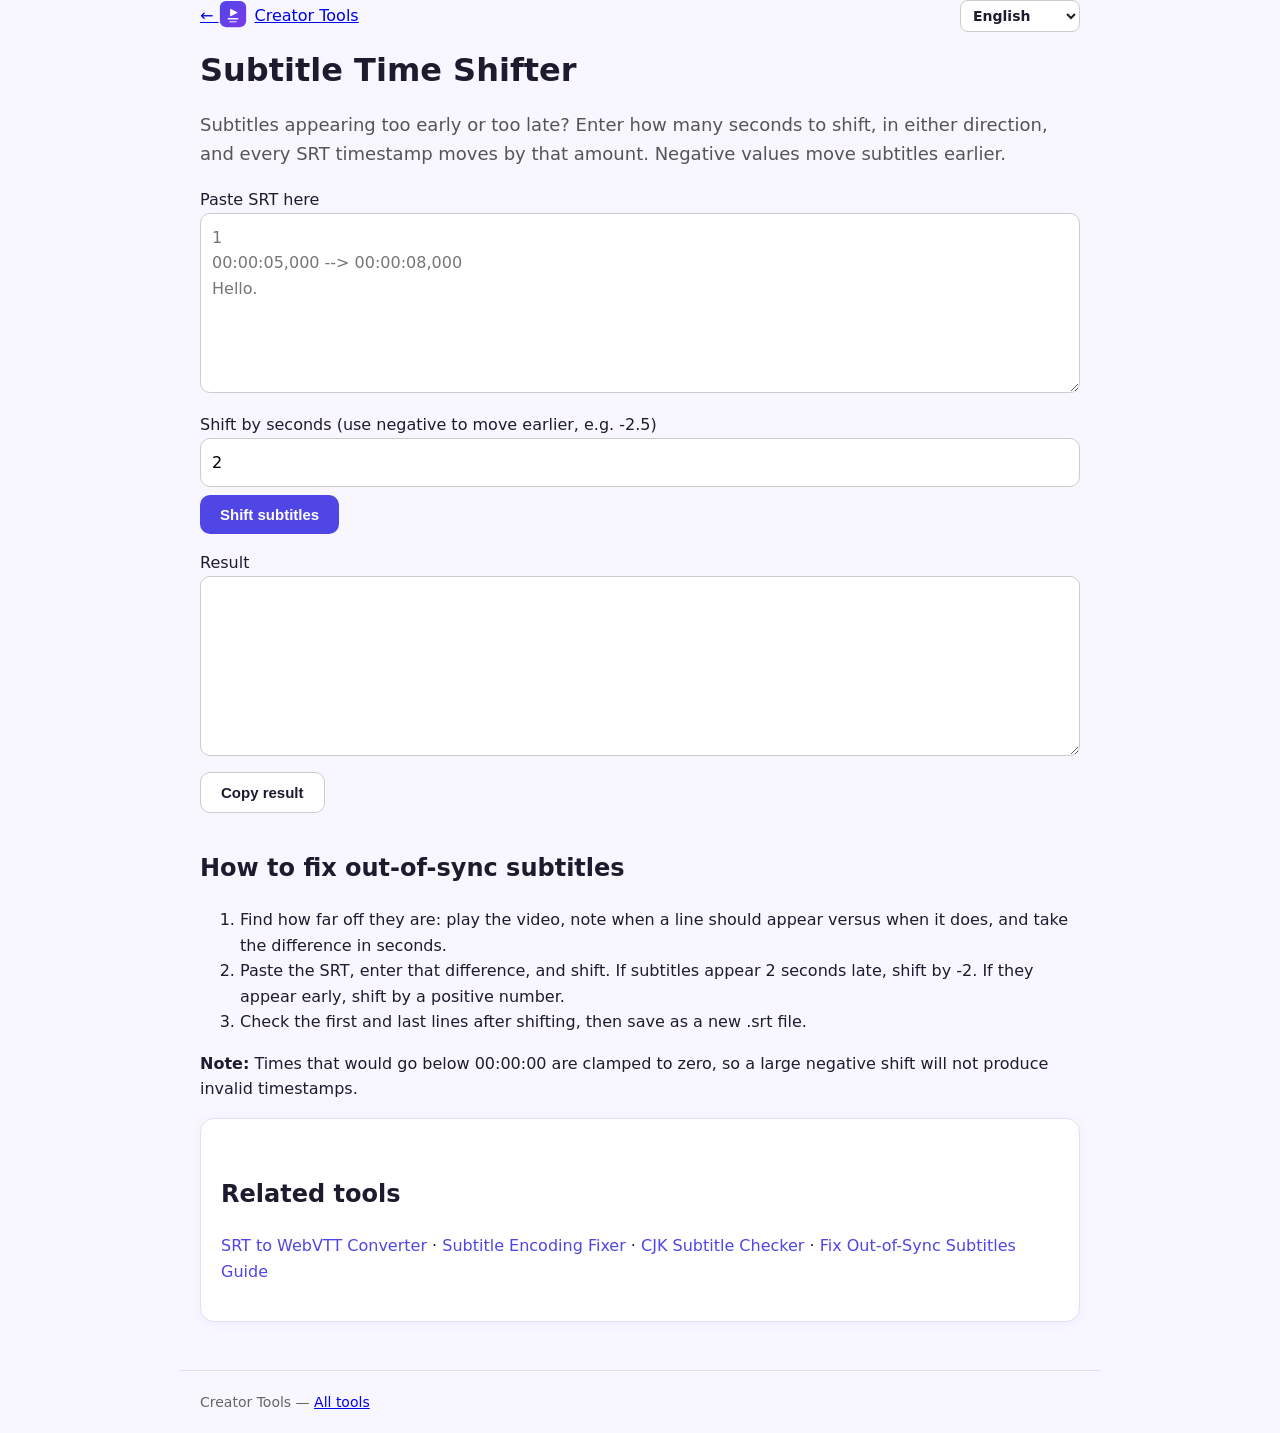
<file: subtitle-shifter.html>
<!doctype html><html lang="en"><head><meta charset="utf-8"><meta name="viewport" content="width=device-width,initial-scale=1"><title>Subtitle Time Shifter — Fix Out-of-Sync SRT Subtitles | Creator Tools</title><meta name="description" content="Shift every timestamp in an SRT subtitle file by an exact number of seconds. Fix subtitles that are early or late, in your browser, without uploading."><link rel="canonical" href="https://tools.policegold.buzz/subtitle-shifter.html"><meta property="og:title" content="Subtitle Time Shifter — Fix Out-of-Sync SRT Subtitles | Creator Tools"><meta property="og:description" content="Shift every timestamp in an SRT subtitle file by an exact number of seconds. Fix subtitles that are early or late, in your browser, without uploading."><meta property="og:type" content="website"><meta property="og:url" content="https://tools.policegold.buzz/subtitle-shifter.html"><meta property="og:image" content="https://tools.policegold.buzz/og-image.png"><meta property="og:image:width" content="1200"><meta property="og:image:height" content="630"><meta property="og:image:alt" content="Creator Tools"><meta name="twitter:card" content="summary_large_image"><meta name="twitter:image" content="https://tools.policegold.buzz/og-image.png"><link rel="stylesheet" href="style.css"><link rel="icon" type="image/svg+xml" href="icon.svg"><link rel="apple-touch-icon" href="icon.svg"></head><body data-page="shifter"><header><nav><a href="index.html">← <img src="icon.svg" class="logo" alt=""><span data-i18n="nav.back">Creator Tools</span></a><select id="lang-select" class="lang-select" aria-label="Language" data-i18n-aria="lang.label"><option value="en">English</option><option value="zh">简体中文</option><option value="es">Español</option><option value="pt">Português</option><option value="ja">日本語</option></select></nav><h1 data-i18n="shifter.h1">Subtitle Time Shifter</h1><p class="lead" data-i18n="shifter.lead">Subtitles appearing too early or too late? Enter how many seconds to shift, in either direction, and every SRT timestamp moves by that amount. Negative values move subtitles earlier.</p></header><main><label data-i18n="shifter.label.input">Paste SRT here</label><textarea id="in" placeholder="1&#10;00:00:05,000 --> 00:00:08,000&#10;Hello."></textarea><label style="display:block;margin-top:12px" data-i18n="shifter.label.sec">Shift by seconds (use negative to move earlier, e.g. -2.5)</label><input type="number" id="sec" value="2" step="0.1"><button onclick="shift()" data-i18n="shifter.btn.shift">Shift subtitles</button><label style="display:block;margin-top:16px" data-i18n="shifter.label.result">Result</label><textarea id="out" readonly></textarea><button class="secondary" onclick="copyOut()" data-i18n="btn.copy">Copy result</button><p id="msg" class="ok"></p><h2 data-i18n="shifter.how.title">How to fix out-of-sync subtitles</h2><ol><li data-i18n="shifter.how.li1">Find how far off they are: play the video, note when a line should appear versus when it does, and take the difference in seconds.</li><li data-i18n="shifter.how.li2">Paste the SRT, enter that difference, and shift. If subtitles appear 2 seconds late, shift by -2. If they appear early, shift by a positive number.</li><li data-i18n="shifter.how.li3">Check the first and last lines after shifting, then save as a new .srt file.</li></ol><p><b data-i18n="shifter.note.label">Note:</b> <span data-i18n="shifter.note.text">Times that would go below 00:00:00 are clamped to zero, so a large negative shift will not produce invalid timestamps.</span></p><div class="card"><h2 data-i18n="related.title">Related tools</h2><p><a href="srt-converter.html" data-i18n="related.srt">SRT to WebVTT Converter</a> · <a href="subtitle-encoding-fixer.html" data-i18n="related.encoding">Subtitle Encoding Fixer</a> · <a href="cjk-subtitle-checker.html" data-i18n="related.cjk">CJK Subtitle Checker</a> · <a href="fix-out-of-sync-subtitles.html">Fix Out-of-Sync Subtitles Guide</a></p></div></main><footer><span data-i18n="footer.prefix">Creator Tools —</span> <a href="index.html" data-i18n="footer.all">All tools</a></footer><script src="i18n.js"></script><script>
function parseTs(s){let m=s.match(/(\d+):(\d+):(\d+)[,.](\d+)/);if(!m)return null;return (+m[1])*3600+(+m[2])*60+(+m[3])+(+m[4])/1000}
function fmt(ts){if(ts<0)ts=0;let h=Math.floor(ts/3600),m=Math.floor(ts%3600/60),s=Math.floor(ts%60),ms=Math.round((ts-Math.floor(ts))*1000);return String(h).padStart(2,'0')+':'+String(m).padStart(2,'0')+':'+String(s).padStart(2,'0')+','+String(ms).padStart(3,'0')}
function shift(){let d=parseFloat(document.getElementById('sec').value);if(isNaN(d)){document.getElementById('msg').textContent=t('shifter.msg.nan');return}let txt=document.getElementById('in').value;if(!txt.trim()){document.getElementById('msg').textContent=t('shifter.msg.empty');return}let out=txt.replace(/(\d+:\d+:\d+[,.]\d+)\s*-->\s*(\d+:\d+:\d+[,.]\d+)/g,(m,a,b)=>fmt(parseTs(a)+d)+' --> '+fmt(parseTs(b)+d));document.getElementById('out').value=out;document.getElementById('msg').textContent=t('shifter.msg.shifted',{n:d})}
function copyOut(){let o=document.getElementById('out');o.select();document.execCommand('copy');document.getElementById('msg').textContent=t('msg.copied')}
</script><script type="application/ld+json">{"@context":"https://schema.org","@graph":[{"@type":"WebApplication","name":"Subtitle Time Shifter","applicationCategory":"Multimedia","operatingSystem":"Web browser","url":"https://tools.policegold.buzz/subtitle-shifter.html","offers":{"@type":"Offer","price":0,"priceCurrency":"USD"}},{"@type":"HowTo","name":"How to fix out-of-sync subtitles","step":[{"@type":"HowToStep","text":"Find how far off they are: play the video, note when a line should appear versus when it does, and take the difference in seconds."},{"@type":"HowToStep","text":"Paste the SRT, enter that difference, and shift. If subtitles appear 2 seconds late, shift by -2. If they appear early, shift by a positive number."},{"@type":"HowToStep","text":"Check the first and last lines after shifting, then save as a new .srt file."}]}]}</script></body></html>
</file>
<file: style.css>
*{box-sizing:border-box}body{margin:0;font-family:system-ui,-apple-system,Segoe UI,Roboto,Arial,sans-serif;background:#f8f7ff;color:#1e1b2e;line-height:1.6}header,main,footer{max-width:920px;margin:0 auto;padding:0 20px}.topbar{background:#1e1b2e;color:#fff}.topbar nav{max-width:920px;margin:0 auto;padding:14px 20px}.topbar a{color:#fff;text-decoration:none;margin-right:18px;font-weight:600}.topbar a:hover{opacity:.8}.hero{background:linear-gradient(135deg,#4f46e5,#7c3aed);color:#fff;padding:44px 20px 36px}.hero-inner{max-width:920px;margin:0 auto}.hero h1{font-size:38px;line-height:1.2;margin:0 0 12px}.hero p{font-size:18px;opacity:.92;max-width:640px;margin:0}.badges{margin-top:18px}.badge{display:inline-block;background:rgba(255,255,255,.18);border:1px solid rgba(255,255,255,.4);border-radius:999px;padding:4px 12px;font-size:13px;margin-right:8px}h2{margin-top:36px}h1{font-size:32px;line-height:1.25}.lead{color:#555;font-size:18px}.card{border:1px solid #e2e0f0;background:#fff;border-radius:14px;padding:20px;margin:16px 0;box-shadow:0 2px 10px rgba(79,70,229,.06)}.card:hover{border-color:#c7c2f0}.card h3{margin:4px 0 8px}.card a{color:#4f46e5;text-decoration:none}.card a:hover{text-decoration:underline}.icon{font-size:28px}.demo{background:#1e1b2e;color:#e8e6ff;border-radius:10px;padding:14px 16px;font-family:ui-monospace,Menlo,monospace;font-size:13px;line-height:1.5;overflow-x:auto}textarea,input[type=text],input[type=number]{width:100%;padding:11px;border:1px solid #ccc;border-radius:10px;font:inherit;background:#fff}textarea{min-height:180px}button{background:#4f46e5;color:#fff;border:0;border-radius:10px;padding:11px 20px;cursor:pointer;font-size:15px;font-weight:600;margin:8px 8px 0 0}button:hover{background:#4338ca}button.secondary{background:#fff;color:#1e1b2e;border:1px solid #ccc}.ok{color:#15803d}.bad{color:#b91c1c}.muted{color:#666;font-size:14px}footer{border-top:1px solid #e2e0f0;margin-top:48px;padding:20px;color:#666;font-size:14px}nav.sub{padding:14px 0}nav.sub a{color:#4f46e5;text-decoration:none;margin-right:16px;font-weight:600}.lang-select{float:right;padding:6px 8px;border-radius:8px;font:inherit;font-size:14px;font-weight:600;cursor:pointer}.topbar .lang-select{background:#1e1b2e;color:#fff;border:1px solid rgba(255,255,255,.4)}header nav .lang-select{background:#fff;color:#1e1b2e;border:1px solid #ccc}

.logo{width:28px;height:28px;border-radius:7px;vertical-align:-7px;margin-right:8px}
</file>
